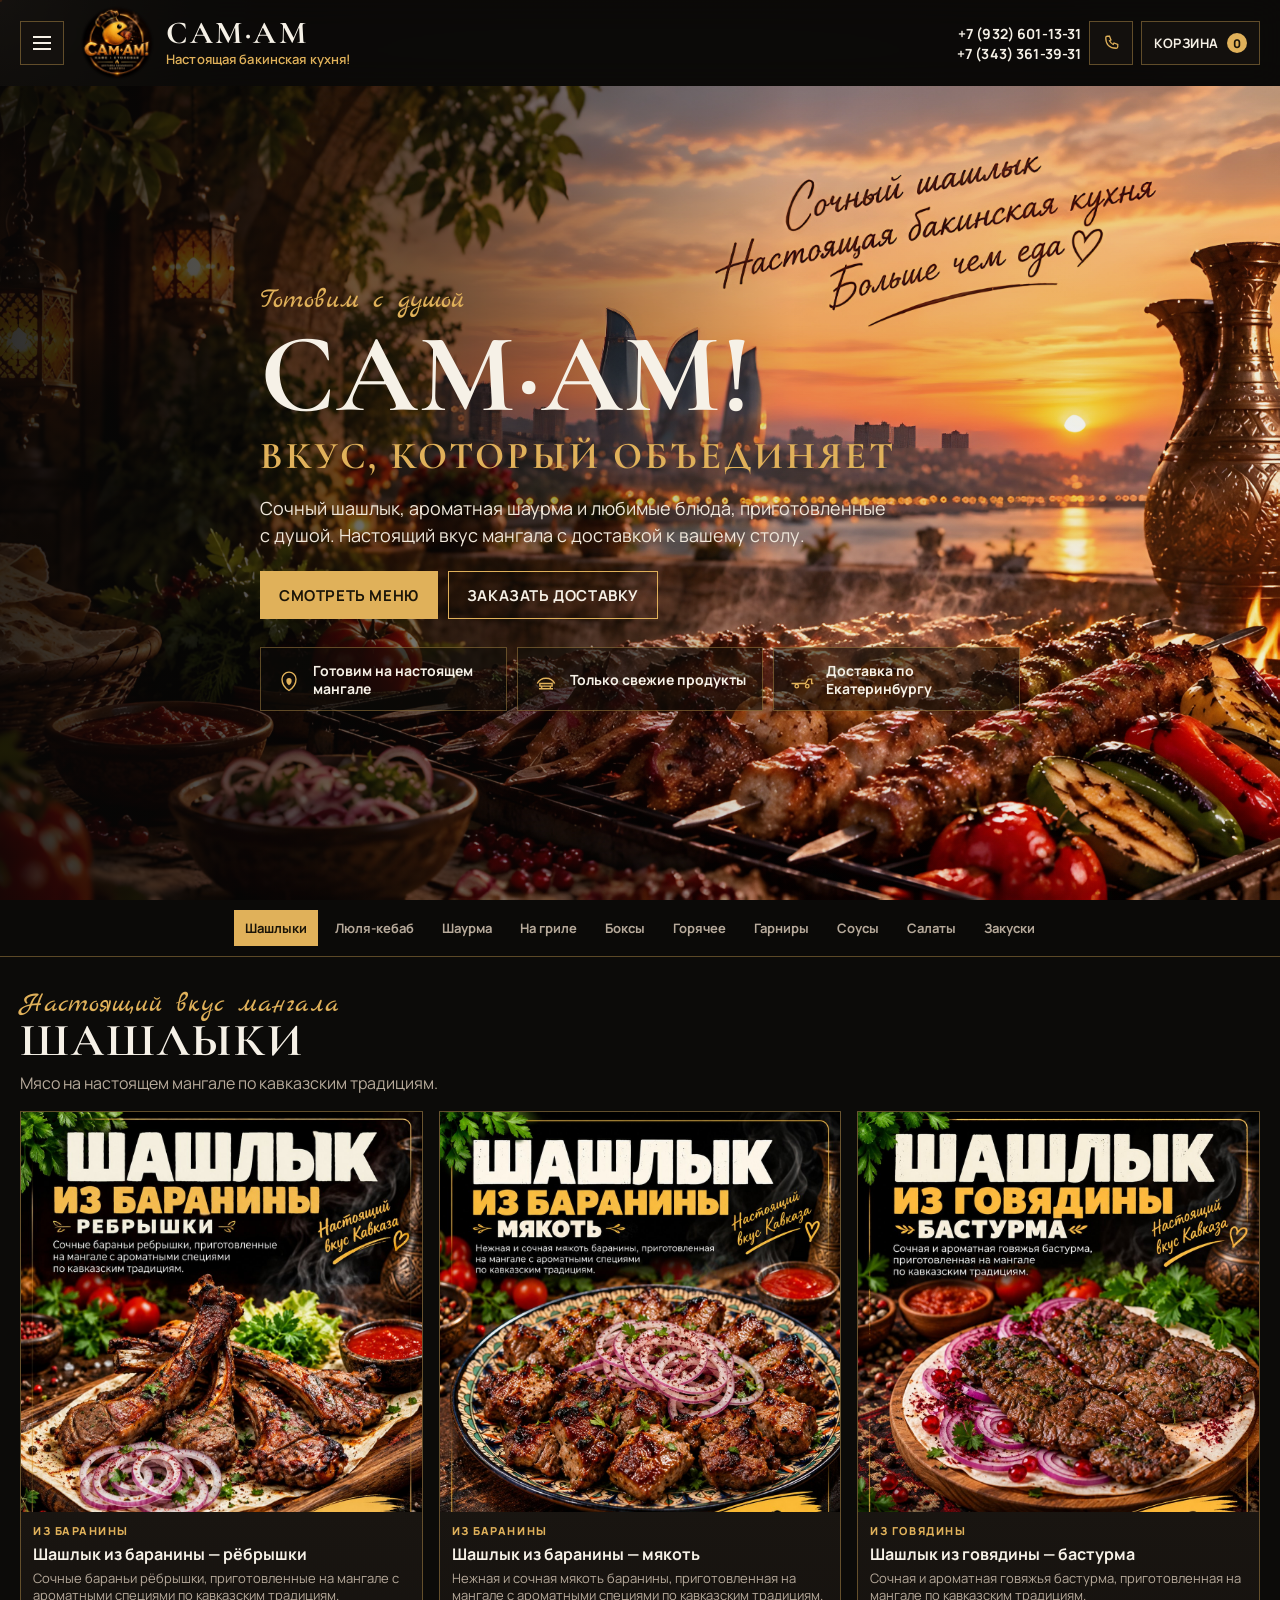
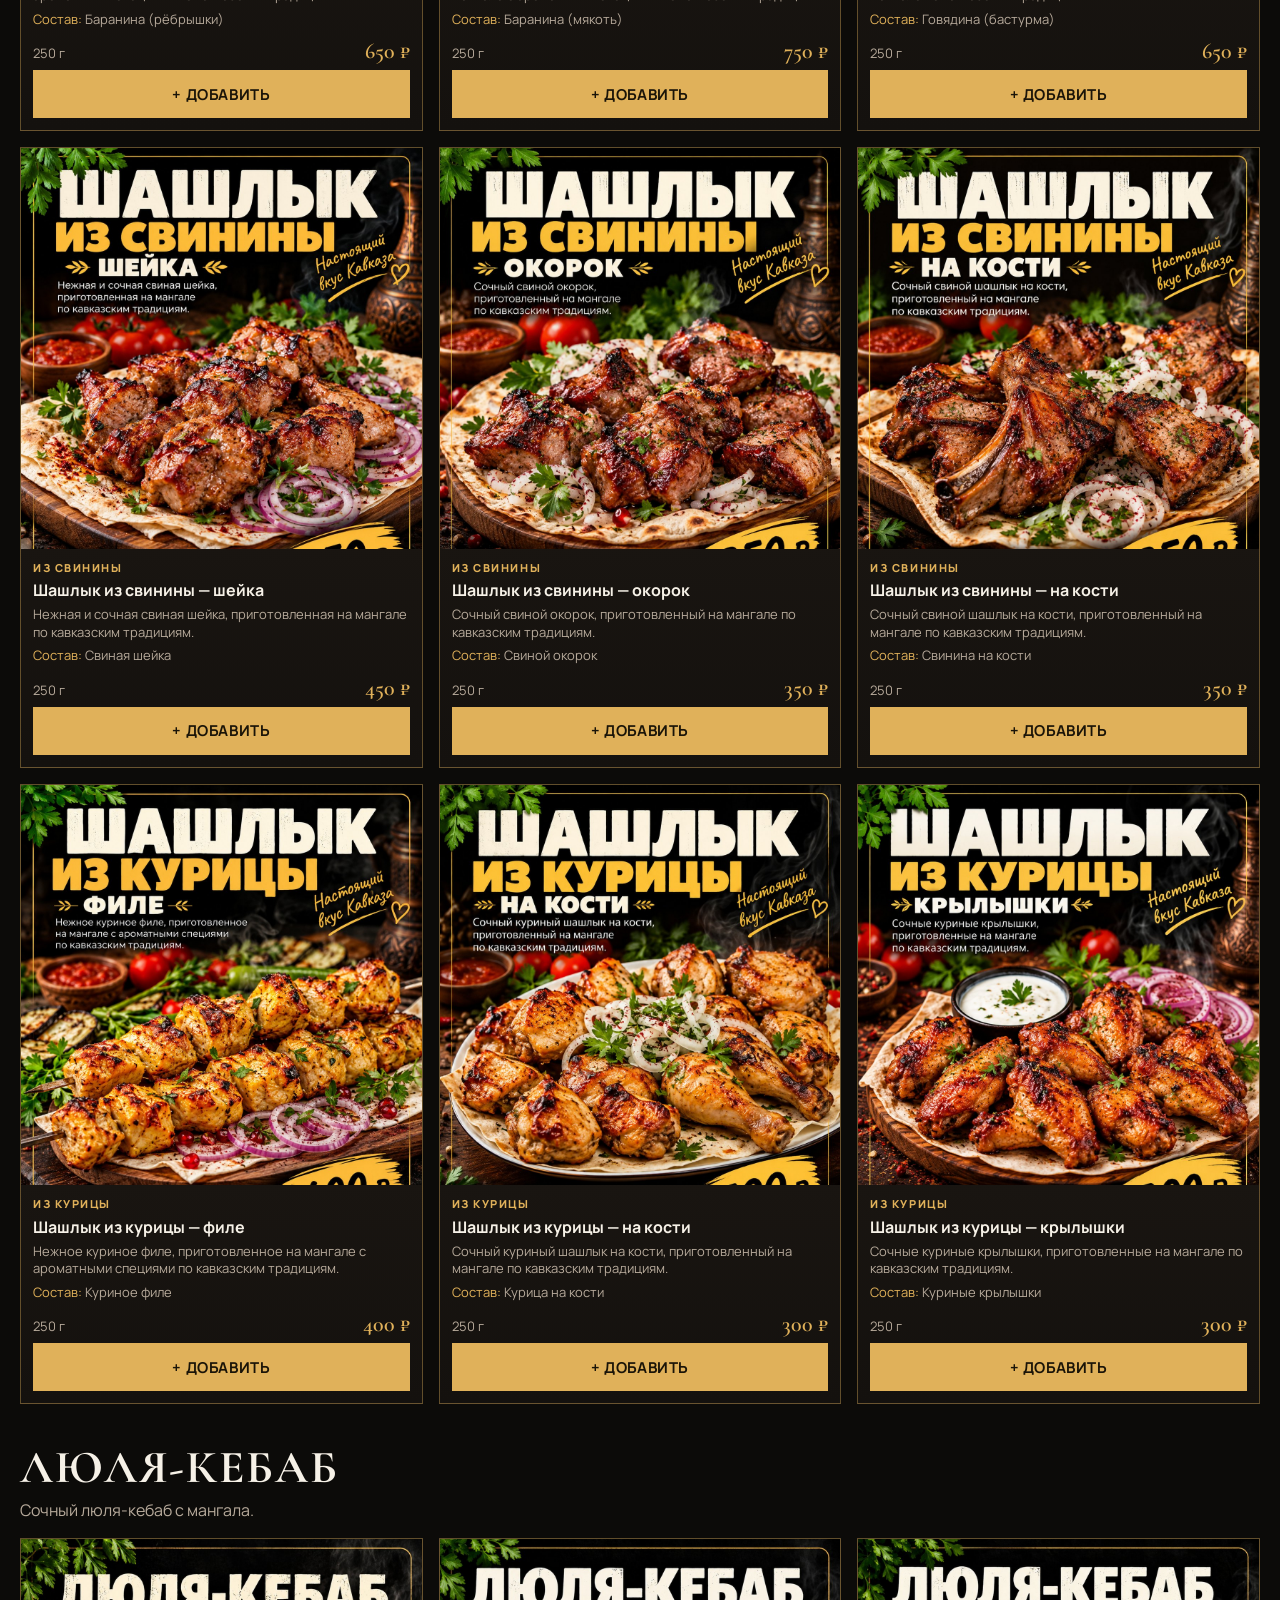
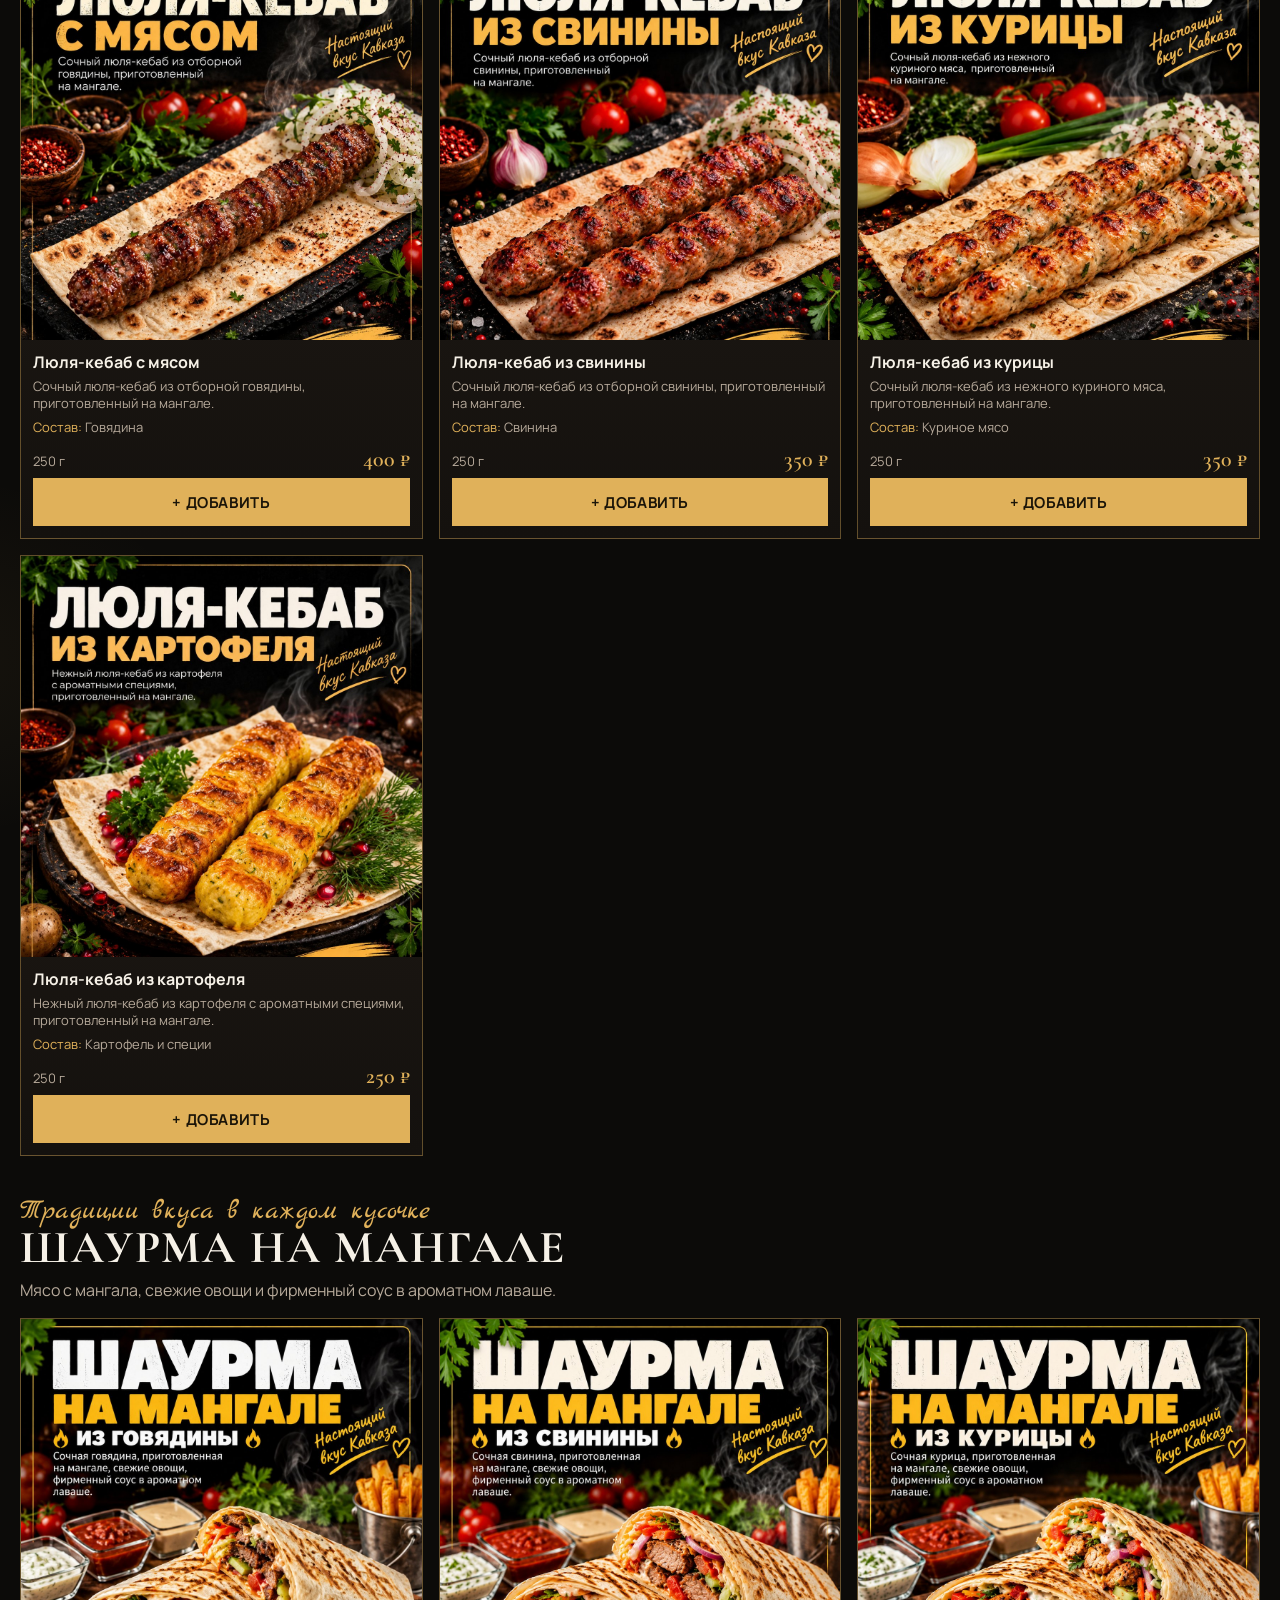
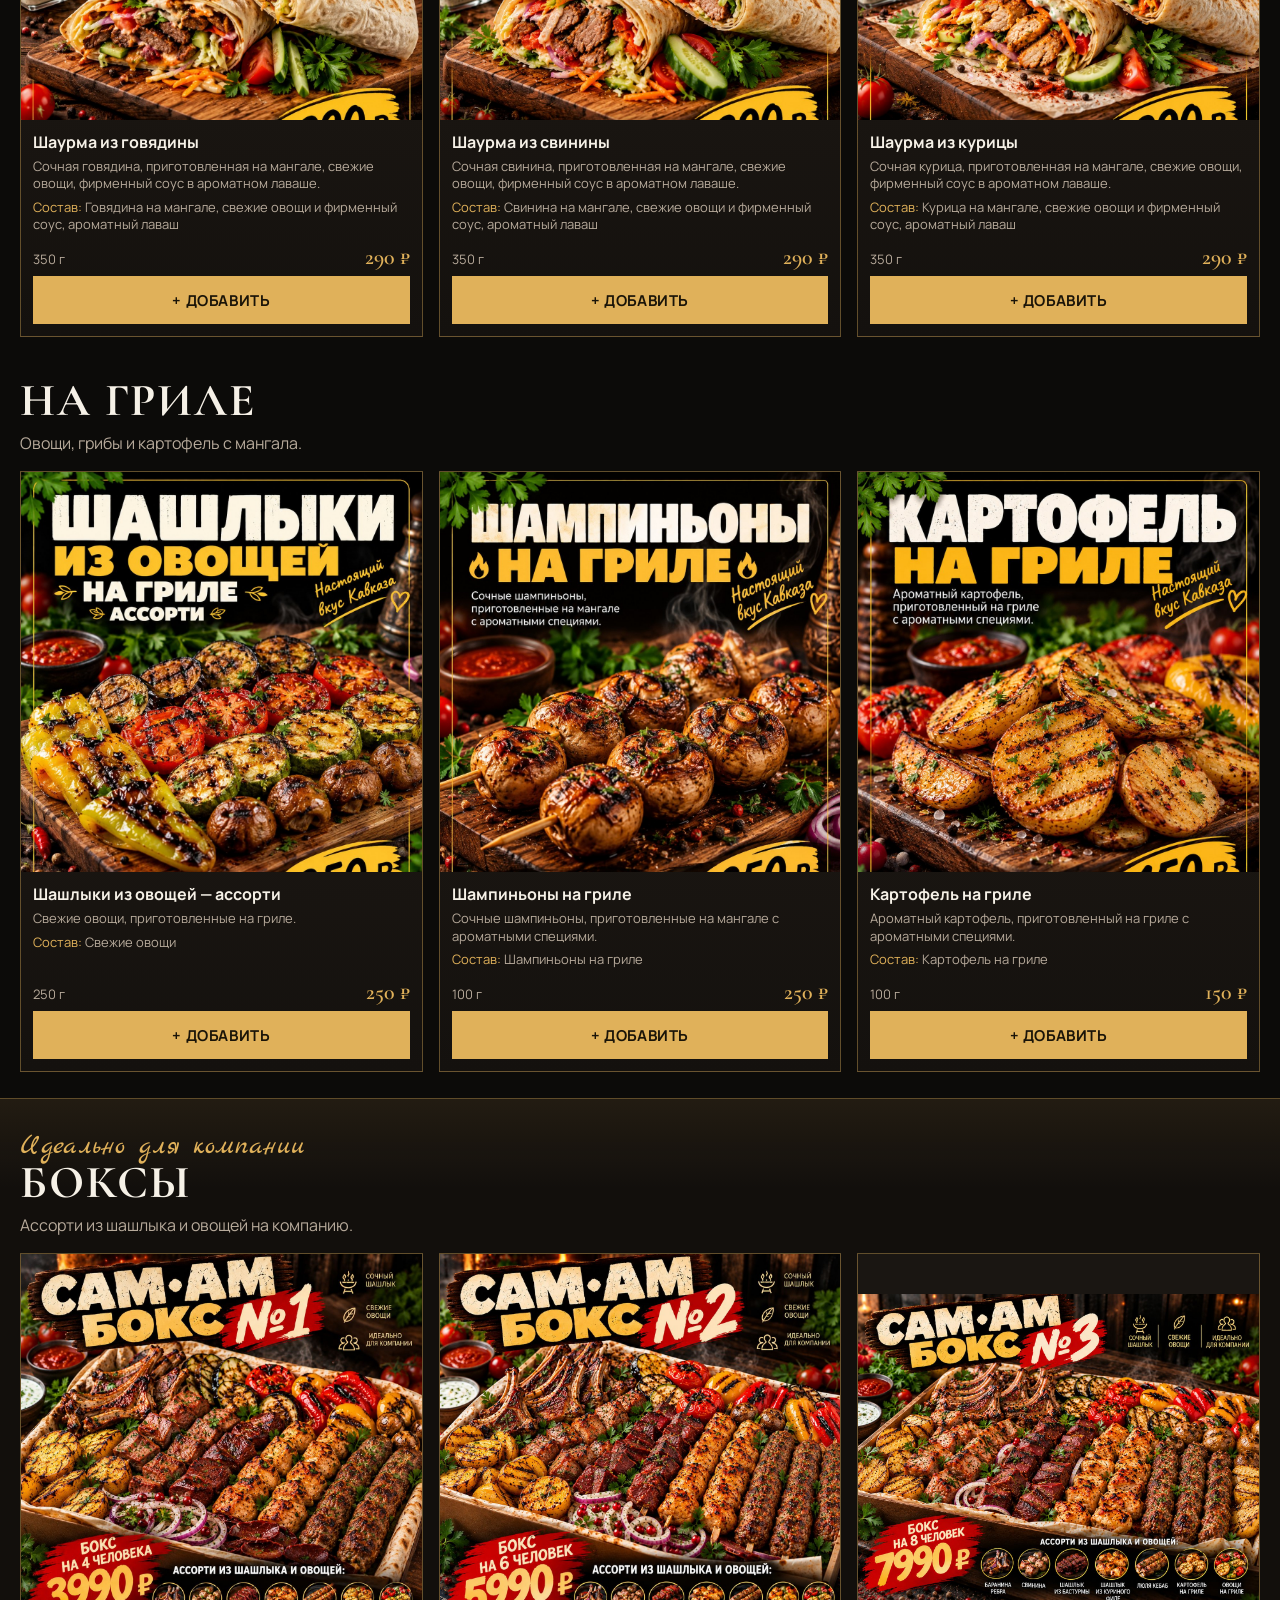
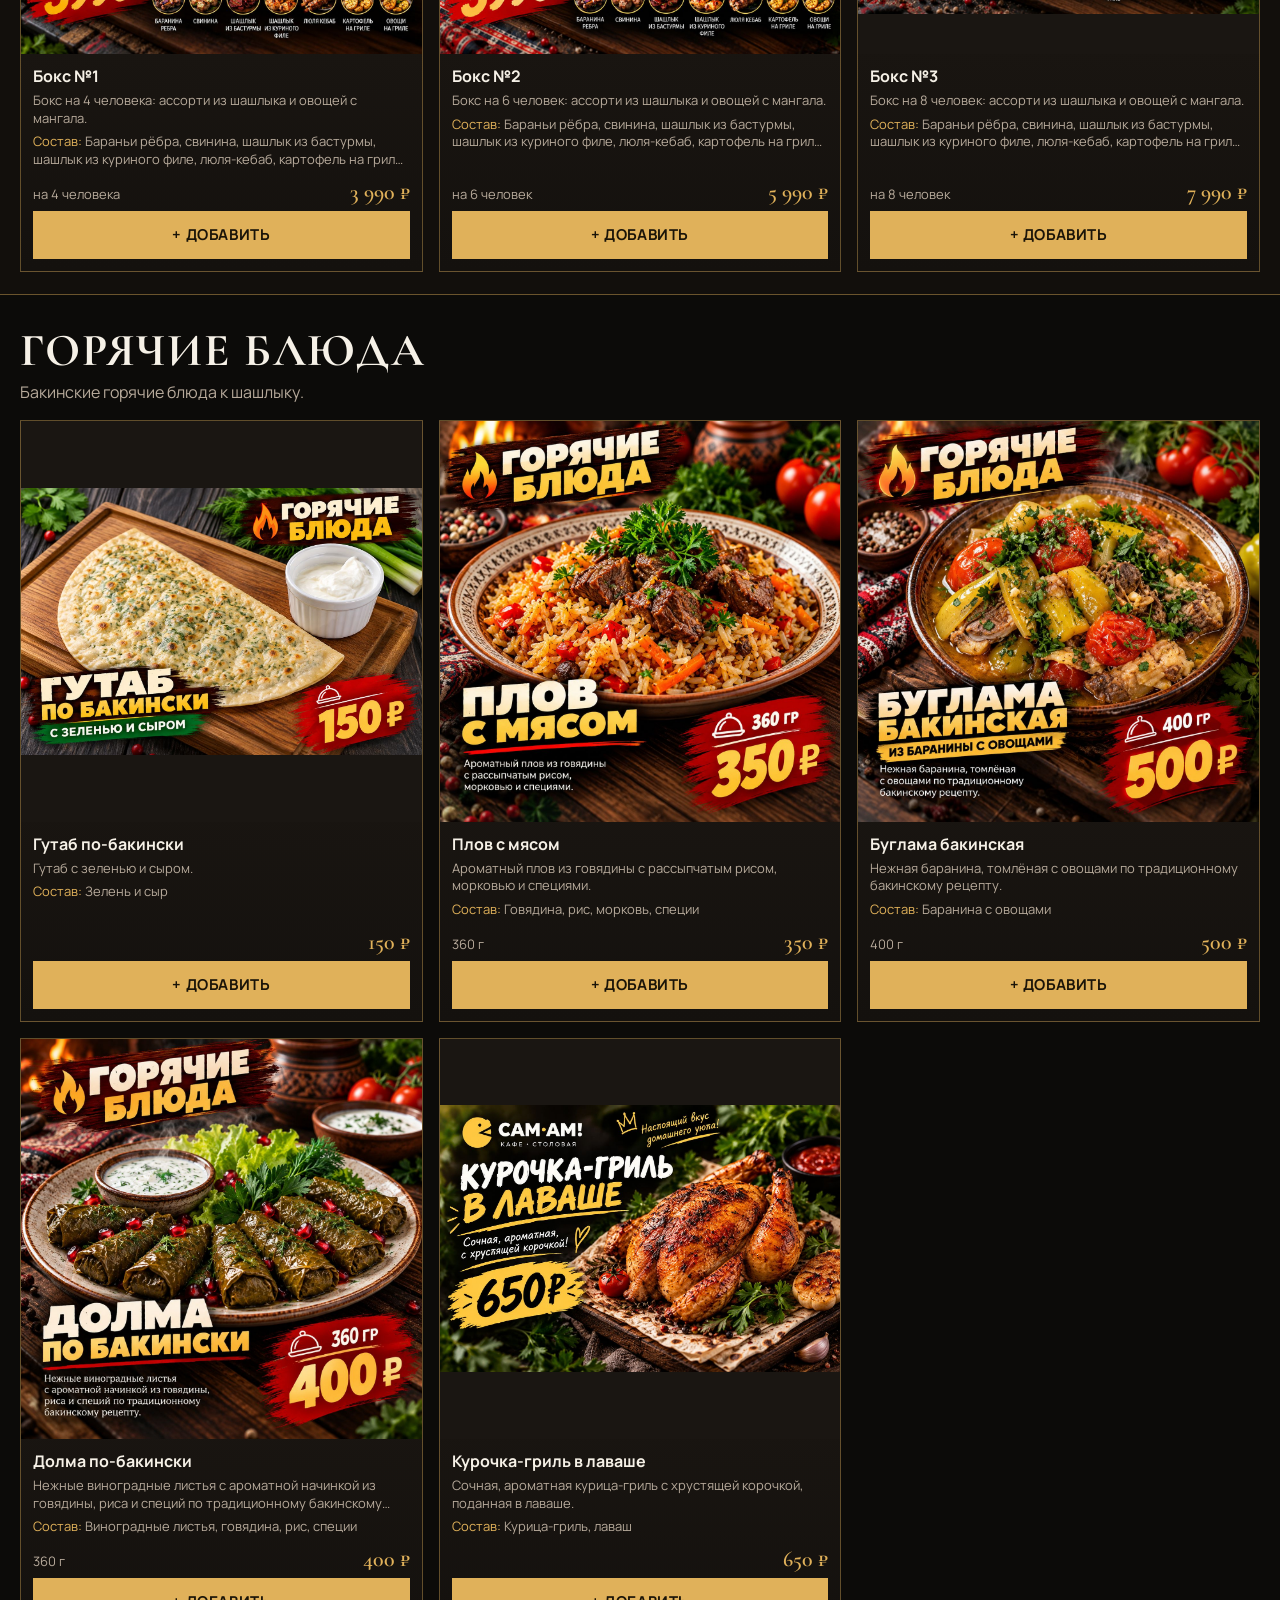
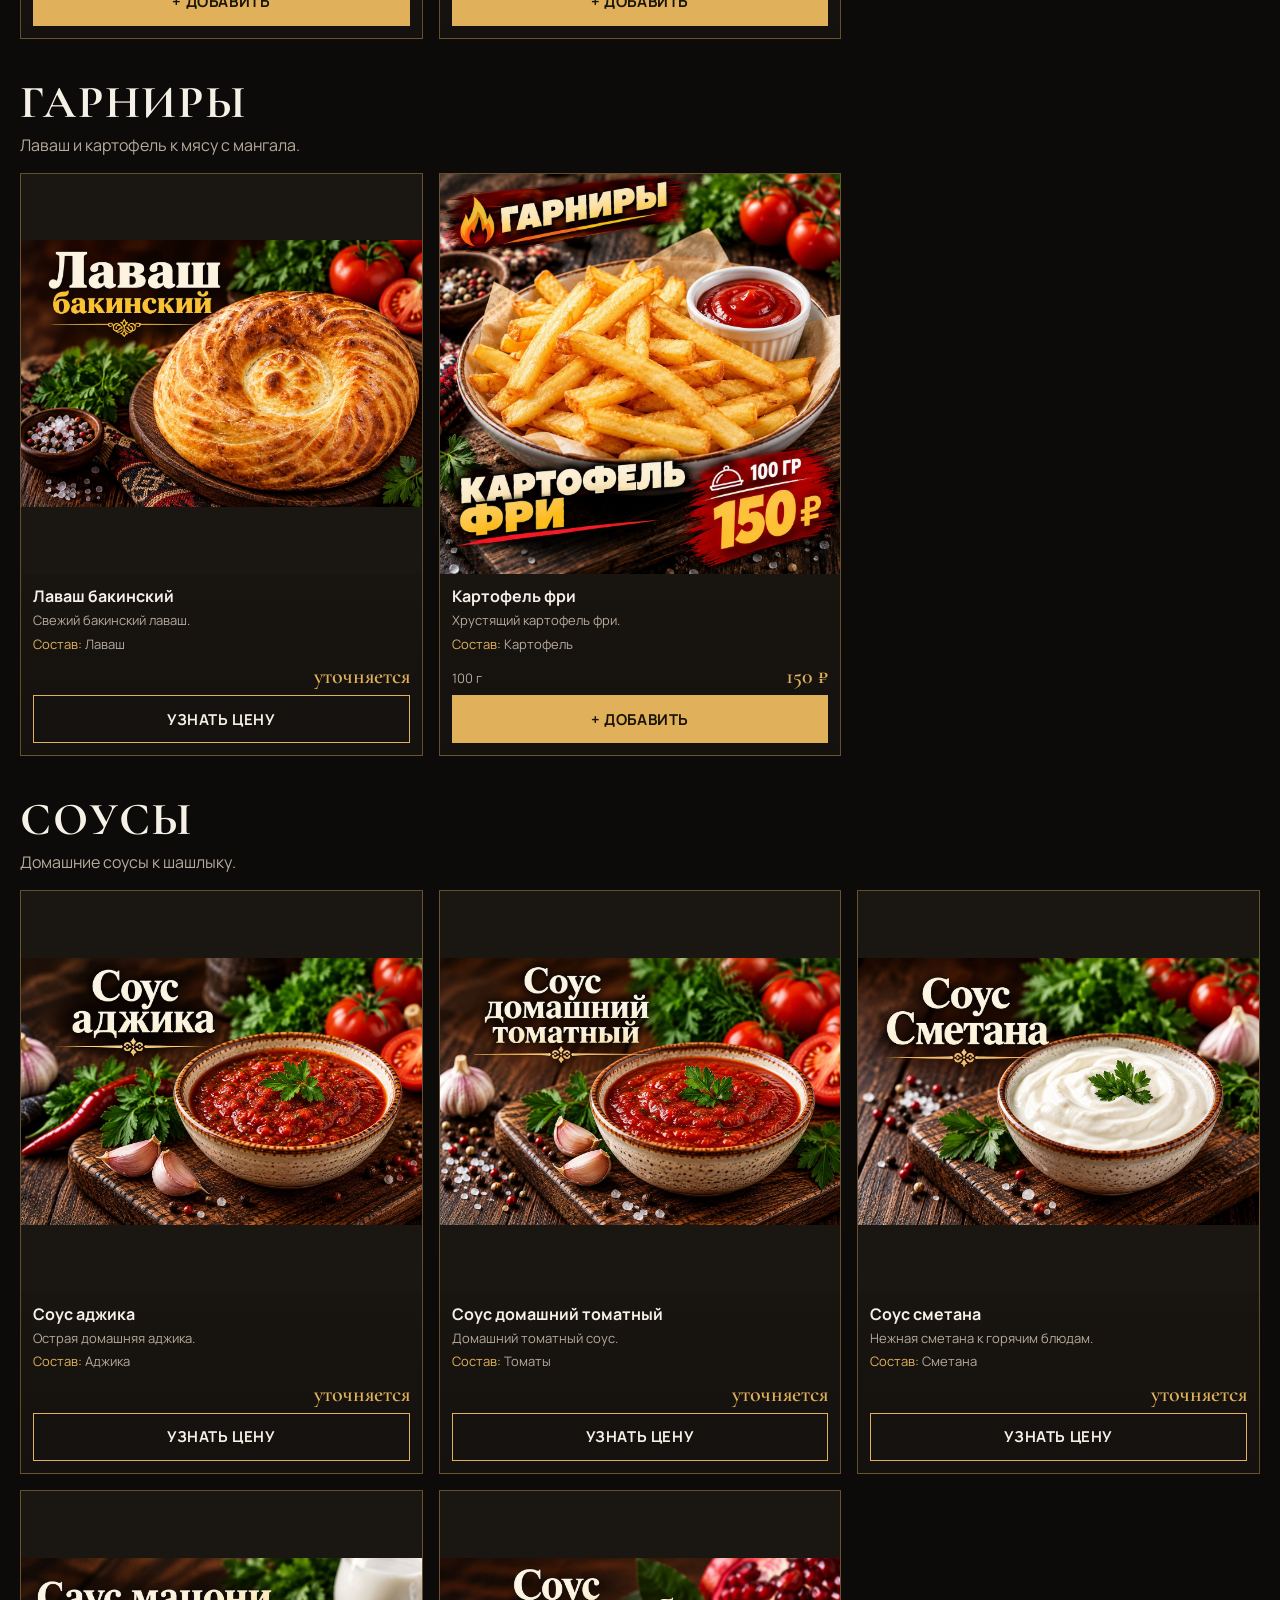
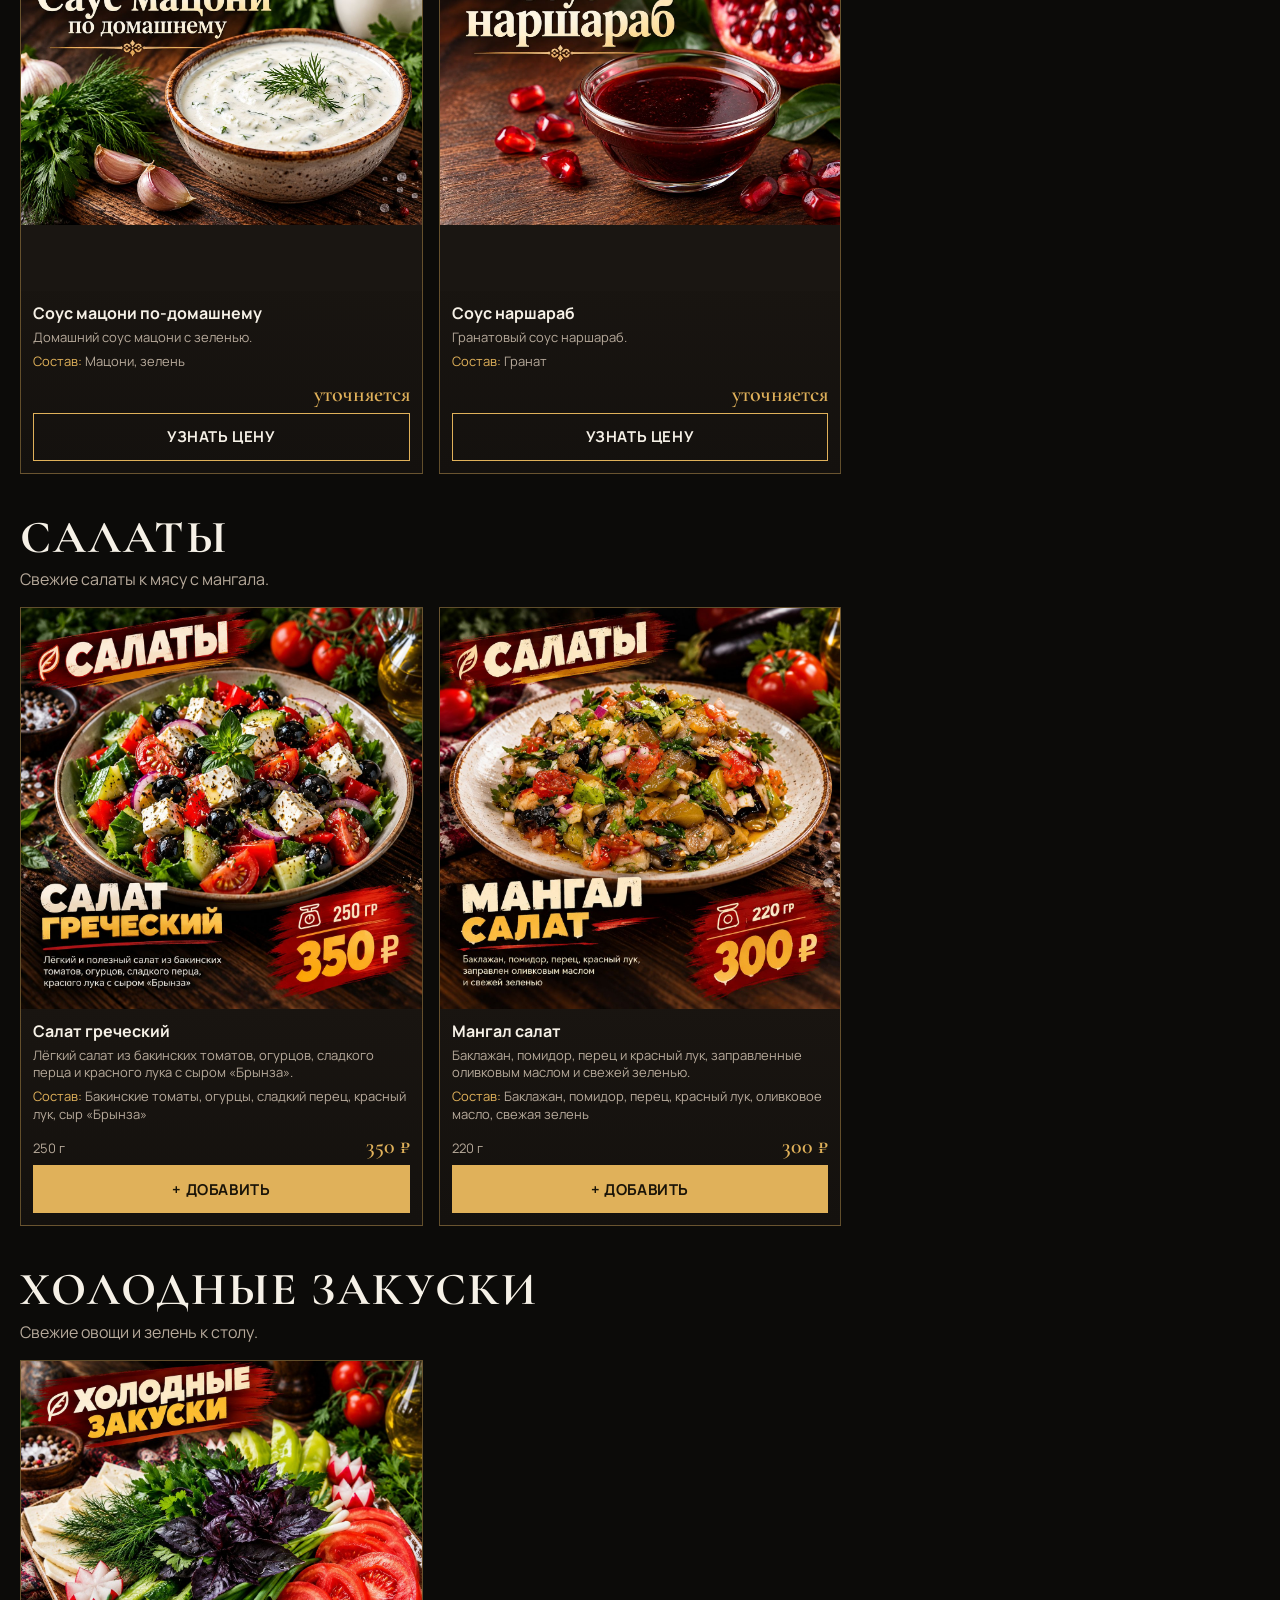
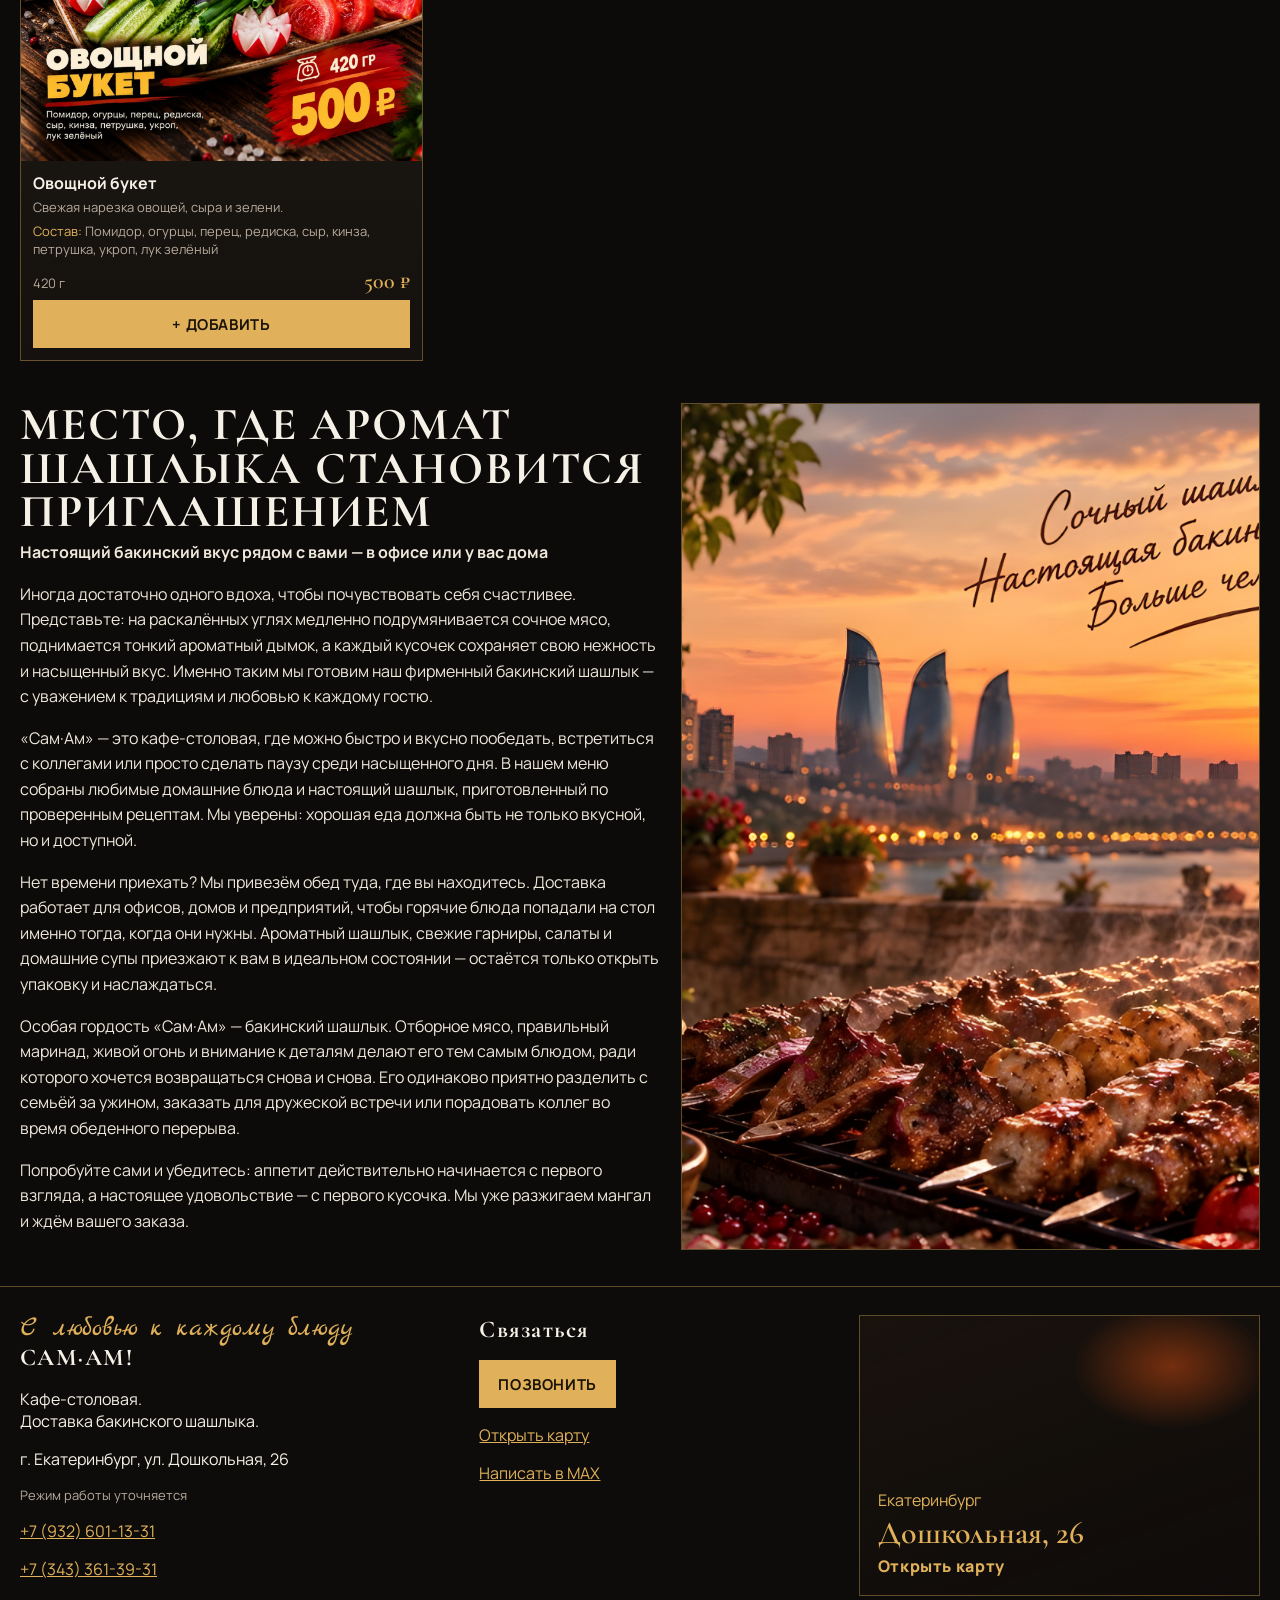
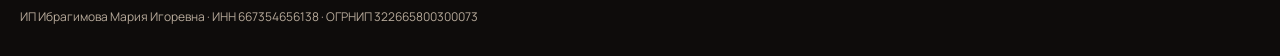
<file: index.html>
<!DOCTYPE html>
<html lang="ru">
<head>
  <meta charset="utf-8">
  <meta name="viewport" content="width=device-width, initial-scale=1, viewport-fit=cover">
  <title>САМ·АМ! — доставка бакинского шашлыка в Екатеринбурге</title>
  <meta name="description" content="Сочный шашлык, ароматная шаурма и блюда с мангала. Доставка САМ·АМ! по Екатеринбургу.">
  <meta name="theme-color" content="#0c0b09">
  <link rel="icon" href="images/logo.png" type="image/png">
  <link rel="preload" as="image" href="images/hero.jpg">
  <link rel="stylesheet" href="fonts/fonts.css">
  <link rel="stylesheet" href="css/styles.css">
  <script type="application/ld+json">
  {
    "@context": "https://schema.org",
    "@type": "Restaurant",
    "name": "САМ·АМ!",
    "servesCuisine": ["Кавказская кухня", "Шашлык", "Шаурма"],
    "address": {
      "@type": "PostalAddress",
      "streetAddress": "ул. Дошкольная, 26",
      "addressLocality": "Екатеринбург",
      "addressCountry": "RU"
    },
    "telephone": ["+79326011331", "+73433613931"],
    "hasMenu": "https://samam.local/#catalog"
  }
  </script>
</head>
<body id="top">
  <canvas id="embers" aria-hidden="true"></canvas>
  <a class="skip" href="#catalog">К меню</a>
  <header class="header" id="header">
    <div class="wrap header-inner">
      <button class="menu-btn" id="nav-toggle" type="button" aria-expanded="false" aria-controls="drawer" aria-label="Открыть меню категорий"><span></span></button>
      <a class="brand" href="#top" aria-label="САМ·АМ! Настоящая бакинская кухня">
        <img class="brand-logo" src="images/logo.png" alt="">
        <span class="brand-copy">
          <span class="brand-name">САМ·АМ</span>
          <span class="brand-line">Настоящая бакинская кухня!</span>
        </span>
      </a>
      <div class="header-tools">
        <div class="phones" id="phones"></div>
        <button class="icon-btn" id="call-btn" type="button" aria-label="Позвонить">
          <svg width="18" height="18" viewBox="0 0 24 24" fill="none" aria-hidden="true"><path d="M7 3h3l2 5-2 1a12 12 0 0 0 5 5l1-2 5 2v3c0 1-1 2-2 2C10 19 5 14 5 5c0-1 1-2 2-2z" stroke="#E0B15A" stroke-width="1.7"/></svg>
        </button>
        <button class="cart-btn" id="cart-open" type="button" aria-label="Открыть корзину">
          <span class="cart-label">Корзина</span>
          <span class="cart-count" id="cart-count">0</span>
        </button>
      </div>
    </div>
  </header>

  <section class="hero">
    <div class="wrap hero-inner">
      <p class="script">Готовим с душой</p>
      <h1>САМ·АМ!<span>Вкус, который объединяет</span></h1>
      <p class="hero-lead">Сочный шашлык, ароматная шаурма и любимые блюда, приготовленные с душой. Настоящий вкус мангала с доставкой к вашему столу.</p>
      <div class="hero-actions">
        <button class="btn" id="to-menu" type="button">Смотреть меню</button>
        <button class="btn line" id="to-order" type="button">Заказать доставку</button>
      </div>
      <div class="perks">
        <div class="perk">
          <svg viewBox="0 0 32 32" fill="none" aria-hidden="true"><path d="M16 28c6-4 8-8 8-13a8 8 0 0 0-16 0c0 5 2 9 8 13z" stroke="#E0B15A" stroke-width="1.6"/><path d="M16 22c2.2-1.6 3-3.2 3-5.2a3 3 0 0 0-6 0c0 2 0.8 3.6 3 5.2z" fill="#E0B15A"/></svg>
          <strong>Готовим на настоящем мангале</strong>
        </div>
        <div class="perk">
          <svg viewBox="0 0 32 32" fill="none" aria-hidden="true"><path d="M6 20c4-8 16-8 20 0" stroke="#E0B15A" stroke-width="1.6"/><path d="M9 20h14v3H9zM11 23v3M21 23v3M8 26h16" stroke="#E0B15A" stroke-width="1.6"/></svg>
          <strong>Только свежие продукты</strong>
        </div>
        <div class="perk">
          <svg viewBox="0 0 32 32" fill="none" aria-hidden="true"><path d="M4 20h16l3-5h4v5h2" stroke="#E0B15A" stroke-width="1.6"/><circle cx="10" cy="23" r="2" stroke="#E0B15A" stroke-width="1.6"/><circle cx="22" cy="23" r="2" stroke="#E0B15A" stroke-width="1.6"/></svg>
          <strong>Доставка по Екатеринбургу</strong>
        </div>
      </div>
    </div>
  </section>

  <nav class="rail" id="rail" aria-label="Категории меню"><div class="wrap rail-inner" id="rail-inner"></div></nav>
  <main id="catalog"></main>

  <section class="section" id="about">
    <div class="wrap about">
      <div>
        <h2>Место, где аромат шашлыка становится приглашением</h2>
        <p class="about-kicker">Настоящий бакинский вкус рядом с вами — в офисе или у вас дома</p>
        <p>Иногда достаточно одного вдоха, чтобы почувствовать себя счастливее. Представьте: на раскалённых углях медленно подрумянивается сочное мясо, поднимается тонкий ароматный дымок, а каждый кусочек сохраняет свою нежность и насыщенный вкус. Именно таким мы готовим наш фирменный бакинский шашлык — с уважением к традициям и любовью к каждому гостю.</p>
        <p>«Сам·Ам» — это кафе-столовая, где можно быстро и вкусно пообедать, встретиться с коллегами или просто сделать паузу среди насыщенного дня. В нашем меню собраны любимые домашние блюда и настоящий шашлык, приготовленный по проверенным рецептам. Мы уверены: хорошая еда должна быть не только вкусной, но и доступной.</p>
        <p>Нет времени приехать? Мы привезём обед туда, где вы находитесь. Доставка работает для офисов, домов и предприятий, чтобы горячие блюда попадали на стол именно тогда, когда они нужны. Ароматный шашлык, свежие гарниры, салаты и домашние супы приезжают к вам в идеальном состоянии — остаётся только открыть упаковку и наслаждаться.</p>
        <p>Особая гордость «Сам·Ам» — бакинский шашлык. Отборное мясо, правильный маринад, живой огонь и внимание к деталям делают его тем самым блюдом, ради которого хочется возвращаться снова и снова. Его одинаково приятно разделить с семьёй за ужином, заказать для дружеской встречи или порадовать коллег во время обеденного перерыва.</p>
        <p>Попробуйте сами и убедитесь: аппетит действительно начинается с первого взгляда, а настоящее удовольствие — с первого кусочка. Мы уже разжигаем мангал и ждём вашего заказа.</p>
      </div>
      <div class="about-photo">
        <img src="images/hero.jpg" alt="Шашлык на мангале на фоне бакинского заката">
      </div>
    </div>
  </section>

  <footer class="footer" id="contacts">
    <div class="wrap footer-grid">
      <div>
        <p class="script">С любовью к каждому блюду</p>
        <h2>САМ·АМ!</h2>
        <p>Кафе-столовая.<br>Доставка бакинского шашлыка.</p>
        <p id="footer-address"></p>
        <p class="muted" id="footer-hours"></p>
        <div id="footer-phones"></div>
      </div>
      <div>
        <h2>Связаться</h2>
        <p><button class="btn" type="button" id="footer-call">Позвонить</button></p>
        <p><a id="map-link" href="https://yandex.ru/maps/?text=Екатеринбург,+Дошкольная+26" target="_blank" rel="noopener">Открыть карту</a></p>
        <p data-max><a id="footer-max" href="https://max.ru/" target="_blank" rel="noopener">Написать в MAX</a></p>
        <p id="socials"></p>
      </div>
      <a class="map-card" id="map-card" href="https://yandex.ru/maps/?text=Екатеринбург,+Дошкольная+26" target="_blank" rel="noopener">
        <span>Екатеринбург</span>
        <strong>Дошкольная, 26</strong>
        <em>Открыть карту</em>
      </a>
    </div>
    <div class="wrap"><p class="legal" id="legal"></p></div>
  </footer>

  <div class="backdrop" id="backdrop" hidden></div>
  <aside class="drawer" id="drawer" hidden>
    <div class="drawer-panel">
      <div class="panel-head">
        <h2>Меню</h2>
        <button class="icon-btn" id="drawer-close" type="button" aria-label="Закрыть меню">×</button>
      </div>
      <div class="drawer-body" id="drawer-body"></div>
    </div>
  </aside>

  <aside class="cart" id="cart" hidden>
    <div class="cart-panel">
      <div class="panel-head">
        <h2>Корзина</h2>
        <button class="icon-btn" id="cart-close" type="button" aria-label="Закрыть корзину">×</button>
      </div>
      <div class="cart-body" id="cart-body"></div>
      <div class="cart-foot">
        <div class="total"><span>Итого</span><span id="cart-total">0 ₽</span></div>
        <p class="muted">Только доставка по Екатеринбургу. Самовывоз не оформляем. Стоимость доставки сообщит оператор.</p>
        <label class="field"><span>Комментарий к заказу</span><textarea id="cart-comment" rows="2" placeholder="Например, без лука"></textarea></label>
        <div class="ways" id="cart-order">
          <button class="btn line" id="call-order" type="button">Позвонить</button>
          <button class="btn line" id="max-order" type="button" data-max>Заказать в MAX</button>
          <button class="btn" id="go-checkout" type="button">Оформить на сайте</button>
        </div>
        <form id="checkout" hidden>
          <h3>Доставка</h3>
          <label class="field"><span>Имя покупателя</span><input name="name" required autocomplete="name"></label>
          <label class="field"><span>Номер телефона</span><input name="phone" required inputmode="tel" autocomplete="tel" placeholder="+7"></label>
          <div class="form-grid">
            <label class="field"><span>Улица</span><input name="street" required></label>
            <label class="field"><span>Дом</span><input name="house" required></label>
            <label class="field"><span>Квартира / офис</span><input name="flat"></label>
            <label class="field"><span>Подъезд</span><input name="entrance"></label>
            <label class="field"><span>Этаж</span><input name="floor"></label>
            <label class="field"><span>Время получения</span><input name="time" placeholder="Как можно скорее"></label>
          </div>
          <label class="field"><span>Комментарий для курьера</span><textarea name="courier" rows="2"></textarea></label>
          <button class="btn" type="submit">Подтвердить доставку</button>
        </form>
        <div id="order-done" hidden>
          <p>Заказ собран. Отправьте его в MAX или продиктуйте по телефону — так кухня его получит.</p>
          <pre class="order-text" id="order-preview"></pre>
          <div class="ways">
            <button class="btn" id="copy-order" type="button">Скопировать заказ</button>
            <button class="btn line" id="max-done" type="button" data-max>Открыть MAX</button>
            <button class="btn line" id="call-done" type="button">Позвонить</button>
          </div>
        </div>
      </div>
    </div>
  </aside>

  <div class="sheet" id="sheet" hidden>
    <div class="sheet-panel">
      <div class="panel-head">
        <h2 id="sheet-title">Блюдо</h2>
        <button class="icon-btn" id="sheet-close" type="button" aria-label="Закрыть">×</button>
      </div>
      <div class="sheet-body"><div class="product" id="product"></div></div>
    </div>
  </div>

  <div class="phone-pop" id="phones-sheet" hidden>
    <strong>Позвонить</strong>
    <div class="ways" id="phone-list"></div>
    <button class="btn line" id="phones-close" type="button">Закрыть</button>
  </div>
  <div class="toast" id="toast" hidden></div>
  <script src="js/embers.js"></script>
  <script src="js/menu-data.js"></script>
  <script src="js/store.js"></script>
  <script src="js/app.js"></script>
</body>
</html>
</file>
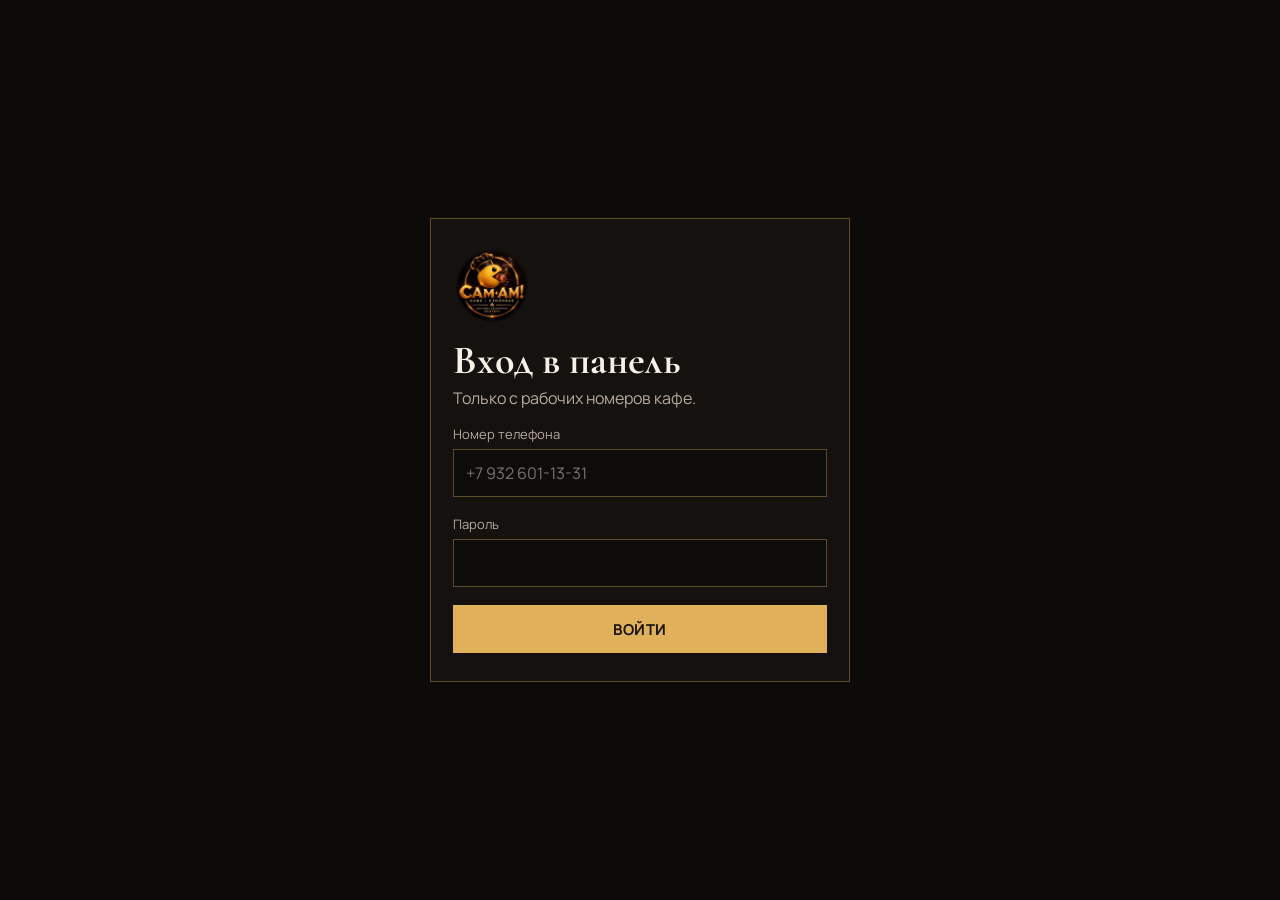
<file: admin/index.html>
<!DOCTYPE html>
<html lang="ru">
<head>
  <base href="../">
  <meta charset="utf-8">
  <meta name="viewport" content="width=device-width, initial-scale=1">
  <title>Панель — САМ·АМ!</title>
  <link rel="icon" href="images/logo.png" type="image/png">
  <link rel="stylesheet" href="fonts/fonts.css">
  <link rel="stylesheet" href="css/styles.css">
  <link rel="stylesheet" href="css/admin.css">
</head>
<body class="dash-body">
  <div class="gate" id="gate">
    <form class="gate-card" id="login-form">
      <img class="brand-logo" src="images/logo.png" alt="САМ·АМ!">
      <h1>Вход в панель</h1>
      <p>Только с рабочих номеров кафе.</p>
      <label class="field"><span>Номер телефона</span><input id="login-phone" inputmode="tel" autocomplete="username" placeholder="+7 932 601-13-31" required></label>
      <label class="field"><span>Пароль</span><input id="login-password" type="password" autocomplete="current-password" required></label>
      <button class="btn" type="submit">Войти</button>
      <p class="login-error" id="login-error" hidden></p>
    </form>
  </div>
  <div class="dash" id="dash" hidden>
    <aside class="side">
      <a class="side-brand" href="index.html">
        <img class="brand-logo" src="images/logo.png" alt="САМ·АМ!">
      </a>
      <nav class="side-nav" aria-label="Разделы">
        <button class="nav-btn is-active" type="button" data-view="home">Обзор</button>
        <button class="nav-btn" type="button" data-view="menu">Меню</button>
        <button class="nav-btn" type="button" data-view="contacts">Контакты</button>
        <button class="nav-btn" type="button" data-view="files">Excel</button>
      </nav>
      <div class="side-cats" id="side-cats" aria-label="Категории"></div>
      <div class="side-foot">
        <p class="status" id="mode">Проверяем сохранение…</p>
        <button class="nav-btn" id="logout" type="button">Выйти</button>
      </div>
    </aside>
    <div class="workspace">
      <header class="top">
        <div>
          <p class="crumb" id="crumb">Панель</p>
          <h1 id="title">Обзор</h1>
        </div>
        <div class="top-actions">
          <label class="search"><span class="sr">Найти блюдо</span><input id="search" type="search" placeholder="Найти блюдо"></label>
          <a class="btn line" href="index.html">На сайт</a>
          <button class="btn" id="save" type="button">Сохранить</button>
        </div>
      </header>
      <p class="mobile-status" id="mode-copy"></p>
      <p class="save-note" id="save-note" hidden>Есть правки, которые ещё не на сайте. Нажмите «Сохранить».</p>
      <div id="view"></div>
    </div>
  </div>

  <div class="editor-back" id="editor-back" hidden></div>
  <aside class="editor" id="editor" hidden aria-labelledby="editor-title">
    <div class="editor-head">
      <h2 id="editor-title">Блюдо</h2>
      <button class="icon-btn" id="editor-close" type="button" aria-label="Закрыть">×</button>
    </div>
    <form class="editor-body" id="editor-form">
      <button class="photo-pick" type="button" id="photo-pick">
        <img id="editor-photo" alt="">
        <span>Заменить фото</span>
      </button>
      <input id="editor-file" type="file" accept="image/*" hidden>
      <label class="field"><span>Название</span><input id="editor-name" required></label>
      <div class="split">
        <label class="field"><span>Цена, ₽</span><input id="editor-price" inputmode="decimal" placeholder="Пусто — уточняется"></label>
        <label class="field"><span>Вес или объём</span><input id="editor-weight" placeholder="250 г"></label>
      </div>
      <label class="field"><span>Категория</span><select id="editor-cat"></select></label>
      <label class="field"><span>Описание</span><textarea id="editor-description" rows="3"></textarea></label>
      <label class="field"><span>Состав</span><textarea id="editor-composition" rows="3"></textarea></label>
      <label class="switch"><input id="editor-hidden" type="checkbox"><span>Скрыть на сайте</span></label>
      <div class="editor-actions">
        <button class="btn" id="editor-done" type="submit">Готово</button>
        <button class="btn line" id="editor-delete" type="button">Убрать из меню</button>
      </div>
      <p class="hint">«Готово» записывает блюдо в список. «Сохранить» наверху публикует меню на сайт.</p>
    </form>
  </aside>
  <input id="import" type="file" accept=".xlsx,.xls,application/vnd.openxmlformats-officedocument.spreadsheetml.sheet,application/vnd.ms-excel" hidden>
  <script src="https://cdn.sheetjs.com/xlsx-0.20.3/package/dist/xlsx.full.min.js"></script>
  <div class="toast" id="toast" hidden></div>
  <script src="js/menu-data.js"></script>
  <script src="js/store.js"></script>
  <script src="js/admin.js"></script>
</body>
</html>
</file>
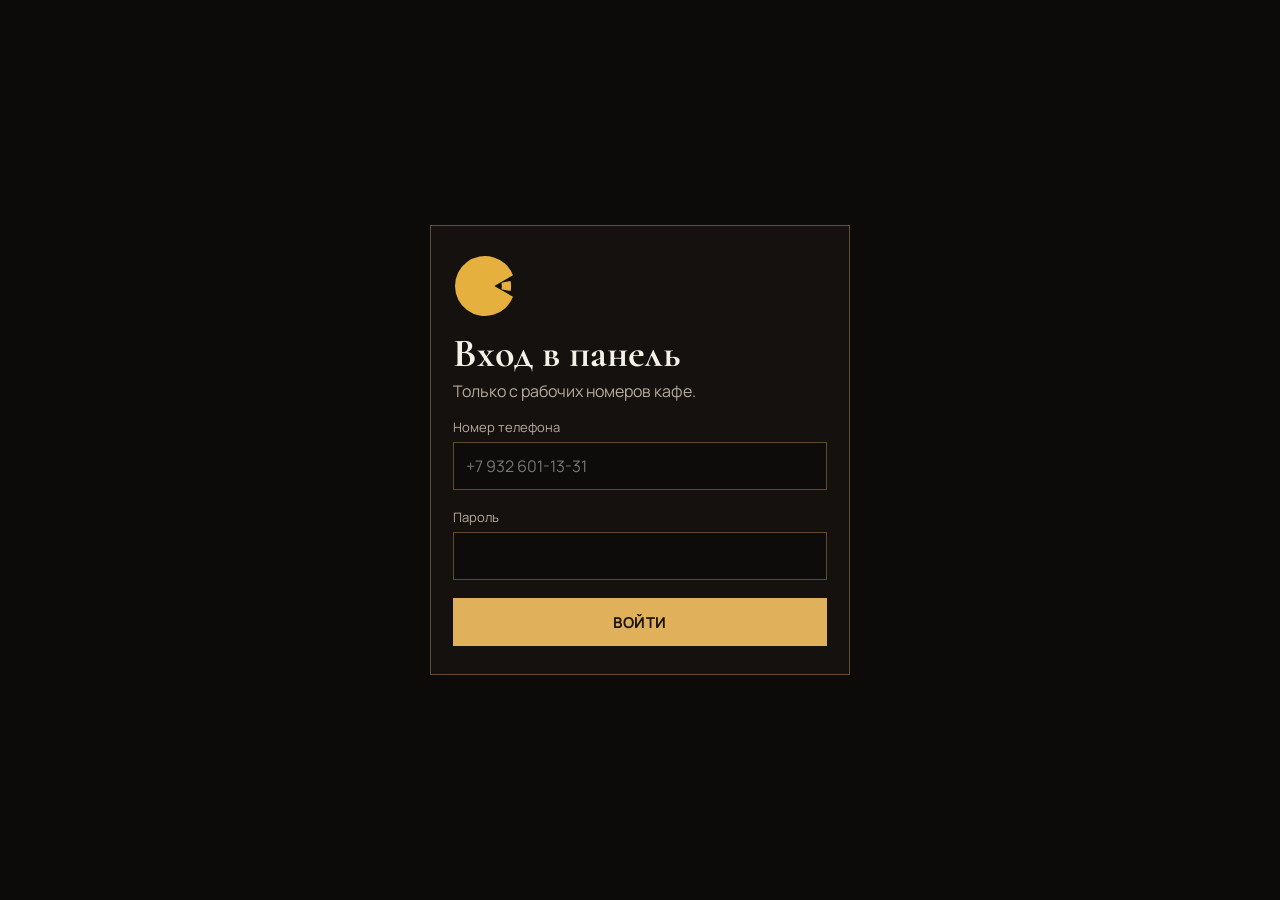
<file: admin.html>
<!DOCTYPE html>
<html lang="ru">
<head>
  <meta charset="utf-8">
  <meta name="viewport" content="width=device-width, initial-scale=1">
  <title>Панель — САМ·АМ!</title>
  <link rel="icon" href="favicon.svg" type="image/svg+xml">
  <link rel="stylesheet" href="fonts/fonts.css">
  <link rel="stylesheet" href="css/styles.css">
  <link rel="stylesheet" href="css/admin.css">
</head>
<body class="dash-body">
  <div class="gate" id="gate">
    <form class="gate-card" id="login-form">
      <svg viewBox="0 0 64 64" aria-hidden="true"><path fill="#E6B03F" d="M41.3 32 L60 21.2 A30 30 0 1 0 60 42.8 Z"/><path fill="#E6B03F" d="M48.5 28.8 L57.6 27 A26.1 26.1 0 0 1 57.6 37 L48.5 35.2 A16.8 16.8 0 0 0 48.5 28.8 Z"/></svg>
      <h1>Вход в панель</h1>
      <p>Только с рабочих номеров кафе.</p>
      <label class="field"><span>Номер телефона</span><input id="login-phone" inputmode="tel" autocomplete="username" placeholder="+7 932 601-13-31" required></label>
      <label class="field"><span>Пароль</span><input id="login-password" type="password" autocomplete="current-password" required></label>
      <button class="btn" type="submit">Войти</button>
      <p class="login-error" id="login-error" hidden></p>
    </form>
  </div>
  <div class="dash" id="dash" hidden>
    <aside class="side">
      <a class="side-brand" href="index.html">
        <svg viewBox="0 0 64 64" aria-hidden="true"><path fill="#E6B03F" d="M41.3 32 L60 21.2 A30 30 0 1 0 60 42.8 Z"/><path fill="#E6B03F" d="M48.5 28.8 L57.6 27 A26.1 26.1 0 0 1 57.6 37 L48.5 35.2 A16.8 16.8 0 0 0 48.5 28.8 Z"/></svg>
        <span><b>САМ·АМ!</b><small>Панель меню</small></span>
      </a>
      <nav class="side-nav" aria-label="Разделы">
        <button class="nav-btn is-active" type="button" data-view="home">Обзор</button>
        <button class="nav-btn" type="button" data-view="menu">Меню</button>
        <button class="nav-btn" type="button" data-view="contacts">Контакты</button>
        <button class="nav-btn" type="button" data-view="files">Excel</button>
      </nav>
      <div class="side-cats" id="side-cats" aria-label="Категории"></div>
      <div class="side-foot">
        <p class="status" id="mode">Проверяем сохранение…</p>
        <button class="nav-btn" id="logout" type="button">Выйти</button>
      </div>
    </aside>
    <div class="workspace">
      <header class="top">
        <div>
          <p class="crumb" id="crumb">Панель</p>
          <h1 id="title">Обзор</h1>
        </div>
        <div class="top-actions">
          <label class="search"><span class="sr">Найти блюдо</span><input id="search" type="search" placeholder="Найти блюдо"></label>
          <a class="btn line" href="index.html">На сайт</a>
          <button class="btn" id="save" type="button">Сохранить</button>
        </div>
      </header>
      <p class="mobile-status" id="mode-copy"></p>
      <p class="save-note" id="save-note" hidden>Есть правки, которые ещё не на сайте. Нажмите «Сохранить».</p>
      <div id="view"></div>
    </div>
  </div>

  <div class="editor-back" id="editor-back" hidden></div>
  <aside class="editor" id="editor" hidden aria-labelledby="editor-title">
    <div class="editor-head">
      <h2 id="editor-title">Блюдо</h2>
      <button class="icon-btn" id="editor-close" type="button" aria-label="Закрыть">×</button>
    </div>
    <form class="editor-body" id="editor-form">
      <button class="photo-pick" type="button" id="photo-pick">
        <img id="editor-photo" alt="">
        <span>Заменить фото</span>
      </button>
      <input id="editor-file" type="file" accept="image/*" hidden>
      <label class="field"><span>Название</span><input id="editor-name" required></label>
      <div class="split">
        <label class="field"><span>Цена, ₽</span><input id="editor-price" inputmode="decimal" placeholder="Пусто — уточняется"></label>
        <label class="field"><span>Вес или объём</span><input id="editor-weight" placeholder="250 г"></label>
      </div>
      <label class="field"><span>Категория</span><select id="editor-cat"></select></label>
      <label class="field"><span>Описание</span><textarea id="editor-description" rows="3"></textarea></label>
      <label class="field"><span>Состав</span><textarea id="editor-composition" rows="3"></textarea></label>
      <label class="switch"><input id="editor-hidden" type="checkbox"><span>Скрыть на сайте</span></label>
      <div class="editor-actions">
        <button class="btn" id="editor-done" type="submit">Готово</button>
        <button class="btn line" id="editor-delete" type="button">Убрать из меню</button>
      </div>
      <p class="hint">«Готово» записывает блюдо в список. «Сохранить» наверху публикует меню на сайт.</p>
    </form>
  </aside>
  <input id="import" type="file" accept=".xlsx,.xls,application/vnd.openxmlformats-officedocument.spreadsheetml.sheet,application/vnd.ms-excel" hidden>
  <script src="https://cdn.sheetjs.com/xlsx-0.20.3/package/dist/xlsx.full.min.js"></script>
  <div class="toast" id="toast" hidden></div>
  <script src="js/menu-data.js"></script>
  <script src="js/store.js"></script>
  <script src="js/admin.js"></script>
</body>
</html>
</file>
<file: fonts/fonts.css>
/* cyrillic-ext */
@font-face {
  font-family: 'Cormorant Garamond';
  font-style: normal;
  font-weight: 600;
  font-display: swap;
  src: url(f0.woff2) format('woff2');
  unicode-range: U+0460-052F, U+1C80-1C8A, U+20B4, U+2DE0-2DFF, U+A640-A69F, U+FE2E-FE2F;
}
/* cyrillic */
@font-face {
  font-family: 'Cormorant Garamond';
  font-style: normal;
  font-weight: 600;
  font-display: swap;
  src: url(f1.woff2) format('woff2');
  unicode-range: U+0301, U+0400-045F, U+0490-0491, U+04B0-04B1, U+2116;
}
/* vietnamese */
@font-face {
  font-family: 'Cormorant Garamond';
  font-style: normal;
  font-weight: 600;
  font-display: swap;
  src: url(f2.woff2) format('woff2');
  unicode-range: U+0102-0103, U+0110-0111, U+0128-0129, U+0168-0169, U+01A0-01A1, U+01AF-01B0, U+0300-0301, U+0303-0304, U+0308-0309, U+0323, U+0329, U+1EA0-1EF9, U+20AB;
}
/* latin-ext */
@font-face {
  font-family: 'Cormorant Garamond';
  font-style: normal;
  font-weight: 600;
  font-display: swap;
  src: url(f3.woff2) format('woff2');
  unicode-range: U+0100-02BA, U+02BD-02C5, U+02C7-02CC, U+02CE-02D7, U+02DD-02FF, U+0304, U+0308, U+0329, U+1D00-1DBF, U+1E00-1E9F, U+1EF2-1EFF, U+2020, U+20A0-20AB, U+20AD-20C4, U+2113, U+2C60-2C7F, U+A720-A7FF;
}
/* latin */
@font-face {
  font-family: 'Cormorant Garamond';
  font-style: normal;
  font-weight: 600;
  font-display: swap;
  src: url(f4.woff2) format('woff2');
  unicode-range: U+0000-00FF, U+0131, U+0152-0153, U+02BB-02BC, U+02C6, U+02DA, U+02DC, U+0304, U+0308, U+0329, U+2000-206F, U+20AC, U+2122, U+2191, U+2193, U+2212, U+2215, U+FEFF, U+FFFD;
}
/* cyrillic-ext */
@font-face {
  font-family: 'Cormorant Garamond';
  font-style: normal;
  font-weight: 700;
  font-display: swap;
  src: url(f0.woff2) format('woff2');
  unicode-range: U+0460-052F, U+1C80-1C8A, U+20B4, U+2DE0-2DFF, U+A640-A69F, U+FE2E-FE2F;
}
/* cyrillic */
@font-face {
  font-family: 'Cormorant Garamond';
  font-style: normal;
  font-weight: 700;
  font-display: swap;
  src: url(f1.woff2) format('woff2');
  unicode-range: U+0301, U+0400-045F, U+0490-0491, U+04B0-04B1, U+2116;
}
/* vietnamese */
@font-face {
  font-family: 'Cormorant Garamond';
  font-style: normal;
  font-weight: 700;
  font-display: swap;
  src: url(f2.woff2) format('woff2');
  unicode-range: U+0102-0103, U+0110-0111, U+0128-0129, U+0168-0169, U+01A0-01A1, U+01AF-01B0, U+0300-0301, U+0303-0304, U+0308-0309, U+0323, U+0329, U+1EA0-1EF9, U+20AB;
}
/* latin-ext */
@font-face {
  font-family: 'Cormorant Garamond';
  font-style: normal;
  font-weight: 700;
  font-display: swap;
  src: url(f3.woff2) format('woff2');
  unicode-range: U+0100-02BA, U+02BD-02C5, U+02C7-02CC, U+02CE-02D7, U+02DD-02FF, U+0304, U+0308, U+0329, U+1D00-1DBF, U+1E00-1E9F, U+1EF2-1EFF, U+2020, U+20A0-20AB, U+20AD-20C4, U+2113, U+2C60-2C7F, U+A720-A7FF;
}
/* latin */
@font-face {
  font-family: 'Cormorant Garamond';
  font-style: normal;
  font-weight: 700;
  font-display: swap;
  src: url(f4.woff2) format('woff2');
  unicode-range: U+0000-00FF, U+0131, U+0152-0153, U+02BB-02BC, U+02C6, U+02DA, U+02DC, U+0304, U+0308, U+0329, U+2000-206F, U+20AC, U+2122, U+2191, U+2193, U+2212, U+2215, U+FEFF, U+FFFD;
}
/* cyrillic-ext */
@font-face {
  font-family: 'Manrope';
  font-style: normal;
  font-weight: 400;
  font-display: swap;
  src: url(f5.woff2) format('woff2');
  unicode-range: U+0460-052F, U+1C80-1C8A, U+20B4, U+2DE0-2DFF, U+A640-A69F, U+FE2E-FE2F;
}
/* cyrillic */
@font-face {
  font-family: 'Manrope';
  font-style: normal;
  font-weight: 400;
  font-display: swap;
  src: url(f6.woff2) format('woff2');
  unicode-range: U+0301, U+0400-045F, U+0490-0491, U+04B0-04B1, U+2116;
}
/* greek */
@font-face {
  font-family: 'Manrope';
  font-style: normal;
  font-weight: 400;
  font-display: swap;
  src: url(f7.woff2) format('woff2');
  unicode-range: U+0370-0377, U+037A-037F, U+0384-038A, U+038C, U+038E-03A1, U+03A3-03FF;
}
/* vietnamese */
@font-face {
  font-family: 'Manrope';
  font-style: normal;
  font-weight: 400;
  font-display: swap;
  src: url(f8.woff2) format('woff2');
  unicode-range: U+0102-0103, U+0110-0111, U+0128-0129, U+0168-0169, U+01A0-01A1, U+01AF-01B0, U+0300-0301, U+0303-0304, U+0308-0309, U+0323, U+0329, U+1EA0-1EF9, U+20AB;
}
/* latin-ext */
@font-face {
  font-family: 'Manrope';
  font-style: normal;
  font-weight: 400;
  font-display: swap;
  src: url(f9.woff2) format('woff2');
  unicode-range: U+0100-02BA, U+02BD-02C5, U+02C7-02CC, U+02CE-02D7, U+02DD-02FF, U+0304, U+0308, U+0329, U+1D00-1DBF, U+1E00-1E9F, U+1EF2-1EFF, U+2020, U+20A0-20AB, U+20AD-20C4, U+2113, U+2C60-2C7F, U+A720-A7FF;
}
/* latin */
@font-face {
  font-family: 'Manrope';
  font-style: normal;
  font-weight: 400;
  font-display: swap;
  src: url(f10.woff2) format('woff2');
  unicode-range: U+0000-00FF, U+0131, U+0152-0153, U+02BB-02BC, U+02C6, U+02DA, U+02DC, U+0304, U+0308, U+0329, U+2000-206F, U+20AC, U+2122, U+2191, U+2193, U+2212, U+2215, U+FEFF, U+FFFD;
}
/* cyrillic-ext */
@font-face {
  font-family: 'Manrope';
  font-style: normal;
  font-weight: 600;
  font-display: swap;
  src: url(f5.woff2) format('woff2');
  unicode-range: U+0460-052F, U+1C80-1C8A, U+20B4, U+2DE0-2DFF, U+A640-A69F, U+FE2E-FE2F;
}
/* cyrillic */
@font-face {
  font-family: 'Manrope';
  font-style: normal;
  font-weight: 600;
  font-display: swap;
  src: url(f6.woff2) format('woff2');
  unicode-range: U+0301, U+0400-045F, U+0490-0491, U+04B0-04B1, U+2116;
}
/* greek */
@font-face {
  font-family: 'Manrope';
  font-style: normal;
  font-weight: 600;
  font-display: swap;
  src: url(f7.woff2) format('woff2');
  unicode-range: U+0370-0377, U+037A-037F, U+0384-038A, U+038C, U+038E-03A1, U+03A3-03FF;
}
/* vietnamese */
@font-face {
  font-family: 'Manrope';
  font-style: normal;
  font-weight: 600;
  font-display: swap;
  src: url(f8.woff2) format('woff2');
  unicode-range: U+0102-0103, U+0110-0111, U+0128-0129, U+0168-0169, U+01A0-01A1, U+01AF-01B0, U+0300-0301, U+0303-0304, U+0308-0309, U+0323, U+0329, U+1EA0-1EF9, U+20AB;
}
/* latin-ext */
@font-face {
  font-family: 'Manrope';
  font-style: normal;
  font-weight: 600;
  font-display: swap;
  src: url(f9.woff2) format('woff2');
  unicode-range: U+0100-02BA, U+02BD-02C5, U+02C7-02CC, U+02CE-02D7, U+02DD-02FF, U+0304, U+0308, U+0329, U+1D00-1DBF, U+1E00-1E9F, U+1EF2-1EFF, U+2020, U+20A0-20AB, U+20AD-20C4, U+2113, U+2C60-2C7F, U+A720-A7FF;
}
/* latin */
@font-face {
  font-family: 'Manrope';
  font-style: normal;
  font-weight: 600;
  font-display: swap;
  src: url(f10.woff2) format('woff2');
  unicode-range: U+0000-00FF, U+0131, U+0152-0153, U+02BB-02BC, U+02C6, U+02DA, U+02DC, U+0304, U+0308, U+0329, U+2000-206F, U+20AC, U+2122, U+2191, U+2193, U+2212, U+2215, U+FEFF, U+FFFD;
}
/* cyrillic-ext */
@font-face {
  font-family: 'Manrope';
  font-style: normal;
  font-weight: 700;
  font-display: swap;
  src: url(f5.woff2) format('woff2');
  unicode-range: U+0460-052F, U+1C80-1C8A, U+20B4, U+2DE0-2DFF, U+A640-A69F, U+FE2E-FE2F;
}
/* cyrillic */
@font-face {
  font-family: 'Manrope';
  font-style: normal;
  font-weight: 700;
  font-display: swap;
  src: url(f6.woff2) format('woff2');
  unicode-range: U+0301, U+0400-045F, U+0490-0491, U+04B0-04B1, U+2116;
}
/* greek */
@font-face {
  font-family: 'Manrope';
  font-style: normal;
  font-weight: 700;
  font-display: swap;
  src: url(f7.woff2) format('woff2');
  unicode-range: U+0370-0377, U+037A-037F, U+0384-038A, U+038C, U+038E-03A1, U+03A3-03FF;
}
/* vietnamese */
@font-face {
  font-family: 'Manrope';
  font-style: normal;
  font-weight: 700;
  font-display: swap;
  src: url(f8.woff2) format('woff2');
  unicode-range: U+0102-0103, U+0110-0111, U+0128-0129, U+0168-0169, U+01A0-01A1, U+01AF-01B0, U+0300-0301, U+0303-0304, U+0308-0309, U+0323, U+0329, U+1EA0-1EF9, U+20AB;
}
/* latin-ext */
@font-face {
  font-family: 'Manrope';
  font-style: normal;
  font-weight: 700;
  font-display: swap;
  src: url(f9.woff2) format('woff2');
  unicode-range: U+0100-02BA, U+02BD-02C5, U+02C7-02CC, U+02CE-02D7, U+02DD-02FF, U+0304, U+0308, U+0329, U+1D00-1DBF, U+1E00-1E9F, U+1EF2-1EFF, U+2020, U+20A0-20AB, U+20AD-20C4, U+2113, U+2C60-2C7F, U+A720-A7FF;
}
/* latin */
@font-face {
  font-family: 'Manrope';
  font-style: normal;
  font-weight: 700;
  font-display: swap;
  src: url(f10.woff2) format('woff2');
  unicode-range: U+0000-00FF, U+0131, U+0152-0153, U+02BB-02BC, U+02C6, U+02DA, U+02DC, U+0304, U+0308, U+0329, U+2000-206F, U+20AC, U+2122, U+2191, U+2193, U+2212, U+2215, U+FEFF, U+FFFD;
}
/* cyrillic-ext */
@font-face {
  font-family: 'Manrope';
  font-style: normal;
  font-weight: 800;
  font-display: swap;
  src: url(f5.woff2) format('woff2');
  unicode-range: U+0460-052F, U+1C80-1C8A, U+20B4, U+2DE0-2DFF, U+A640-A69F, U+FE2E-FE2F;
}
/* cyrillic */
@font-face {
  font-family: 'Manrope';
  font-style: normal;
  font-weight: 800;
  font-display: swap;
  src: url(f6.woff2) format('woff2');
  unicode-range: U+0301, U+0400-045F, U+0490-0491, U+04B0-04B1, U+2116;
}
/* greek */
@font-face {
  font-family: 'Manrope';
  font-style: normal;
  font-weight: 800;
  font-display: swap;
  src: url(f7.woff2) format('woff2');
  unicode-range: U+0370-0377, U+037A-037F, U+0384-038A, U+038C, U+038E-03A1, U+03A3-03FF;
}
/* vietnamese */
@font-face {
  font-family: 'Manrope';
  font-style: normal;
  font-weight: 800;
  font-display: swap;
  src: url(f8.woff2) format('woff2');
  unicode-range: U+0102-0103, U+0110-0111, U+0128-0129, U+0168-0169, U+01A0-01A1, U+01AF-01B0, U+0300-0301, U+0303-0304, U+0308-0309, U+0323, U+0329, U+1EA0-1EF9, U+20AB;
}
/* latin-ext */
@font-face {
  font-family: 'Manrope';
  font-style: normal;
  font-weight: 800;
  font-display: swap;
  src: url(f9.woff2) format('woff2');
  unicode-range: U+0100-02BA, U+02BD-02C5, U+02C7-02CC, U+02CE-02D7, U+02DD-02FF, U+0304, U+0308, U+0329, U+1D00-1DBF, U+1E00-1E9F, U+1EF2-1EFF, U+2020, U+20A0-20AB, U+20AD-20C4, U+2113, U+2C60-2C7F, U+A720-A7FF;
}
/* latin */
@font-face {
  font-family: 'Manrope';
  font-style: normal;
  font-weight: 800;
  font-display: swap;
  src: url(f10.woff2) format('woff2');
  unicode-range: U+0000-00FF, U+0131, U+0152-0153, U+02BB-02BC, U+02C6, U+02DA, U+02DC, U+0304, U+0308, U+0329, U+2000-206F, U+20AC, U+2122, U+2191, U+2193, U+2212, U+2215, U+FEFF, U+FFFD;
}
/* cyrillic */
@font-face {
  font-family: 'Marck Script';
  font-style: normal;
  font-weight: 400;
  font-display: swap;
  src: url(f11.woff2) format('woff2');
  unicode-range: U+0301, U+0400-045F, U+0490-0491, U+04B0-04B1, U+2116;
}
/* latin-ext */
@font-face {
  font-family: 'Marck Script';
  font-style: normal;
  font-weight: 400;
  font-display: swap;
  src: url(f12.woff2) format('woff2');
  unicode-range: U+0100-02BA, U+02BD-02C5, U+02C7-02CC, U+02CE-02D7, U+02DD-02FF, U+0304, U+0308, U+0329, U+1D00-1DBF, U+1E00-1E9F, U+1EF2-1EFF, U+2020, U+20A0-20AB, U+20AD-20C4, U+2113, U+2C60-2C7F, U+A720-A7FF;
}
/* latin */
@font-face {
  font-family: 'Marck Script';
  font-style: normal;
  font-weight: 400;
  font-display: swap;
  src: url(f13.woff2) format('woff2');
  unicode-range: U+0000-00FF, U+0131, U+0152-0153, U+02BB-02BC, U+02C6, U+02DA, U+02DC, U+0304, U+0308, U+0329, U+2000-206F, U+20AC, U+2122, U+2191, U+2193, U+2212, U+2215, U+FEFF, U+FFFD;
}
</file>
<file: css/styles.css>
:root {
  --ink: #0c0b09;
  --graphite: #161310;
  --coal: #221e19;
  --card: #1a1612;
  --gold: #e0b15a;
  --gold-deep: #c4922a;
  --gold-soft: rgba(224, 177, 90, 0.38);
  --cream: #f6f1e7;
  --smoke: #b7aa9b;
  --line: rgba(246, 241, 231, 0.12);
  --header: 86px;
  --shadow: 0 24px 60px rgba(0, 0, 0, 0.45);
  color-scheme: dark;
}

* { box-sizing: border-box; }
[hidden] { display: none !important; }
html { scroll-behavior: smooth; }
html, body { max-width: 100%; overflow-x: clip; }
body {
  margin: 0;
  min-height: 100vh;
  min-height: 100dvh;
  color: var(--cream);
  font-family: "Manrope", "Segoe UI", sans-serif;
  background:
    radial-gradient(900px 420px at 100% -10%, rgba(196, 92, 38, 0.18), transparent 55%),
    radial-gradient(700px 380px at -10% 30%, rgba(224, 177, 90, 0.06), transparent 50%),
    var(--ink);
}
#embers {
  position: fixed;
  inset: 0;
  width: 100%;
  height: 100%;
  z-index: 0;
  pointer-events: none;
}
.hero, main, .footer { position: relative; z-index: 1; }
body.lock { overflow: hidden; }
img { max-width: 100%; display: block; }
button, input, textarea { font: inherit; color: inherit; }
button { cursor: pointer; }
a { color: inherit; }

.skip {
  position: absolute;
  left: 12px;
  top: -40px;
  background: var(--gold);
  color: #1a1408;
  padding: 8px 12px;
  z-index: 80;
}
.skip:focus { top: 12px; }

.wrap { width: min(1560px, calc(100% - 40px)); margin: 0 auto; }
h1, h2, h3, p { overflow-wrap: break-word; }

.script {
  margin: 0;
  font-family: "Marck Script", cursive;
  color: var(--gold);
  font-size: 28px;
  line-height: 1;
  font-weight: 400;
}

.header {
  position: sticky;
  top: 0;
  z-index: 40;
  height: calc(var(--header) + env(safe-area-inset-top));
  padding-top: env(safe-area-inset-top);
  border-bottom: 1px solid transparent;
  background: rgba(12, 11, 9, 0.72);
  backdrop-filter: blur(16px);
}
.header.is-solid {
  background: rgba(12, 11, 9, 0.94);
  border-bottom-color: var(--gold-soft);
}
.header-inner {
  height: var(--header);
  display: flex;
  align-items: center;
  gap: 14px;
  min-width: 0;
}
.header-tools { margin-left: auto; display: flex; align-items: center; gap: 8px; }

.menu-btn, .icon-btn, .cart-btn {
  border: 1px solid var(--gold-soft);
  background: rgba(22, 19, 16, 0.8);
  color: var(--cream);
  min-width: 44px;
  height: 44px;
  display: inline-flex;
  align-items: center;
  justify-content: center;
  gap: 8px;
  padding: 0 12px;
}
.menu-btn { width: 44px; flex-direction: column; gap: 5px; padding: 0; }
.menu-btn span, .menu-btn span::before, .menu-btn span::after {
  display: block;
  width: 18px;
  height: 2px;
  background: var(--cream);
  position: relative;
  content: "";
  transition: transform .4s ease, top .4s ease, background-color .25s ease;
}
.menu-btn span::before { position: absolute; top: -6px; }
.menu-btn span::after { position: absolute; top: 6px; }
.menu-btn[aria-expanded="true"] span { background: transparent; }
.menu-btn[aria-expanded="true"] span::before { top: 0; transform: rotate(45deg); }
.menu-btn[aria-expanded="true"] span::after { top: 0; transform: rotate(-45deg); }

.brand { display: flex; align-items: center; gap: 10px; text-decoration: none; min-width: 0; }
.brand-logo { height: 78px; width: auto; display: block; flex: none; }
.brand-name {
  font-family: "Cormorant Garamond", "Times New Roman", serif;
  font-weight: 700;
  letter-spacing: 0.08em;
  font-size: 32px;
  line-height: 0.9;
  color: var(--cream);
  white-space: nowrap;
}
.brand-copy { display: flex; flex-direction: column; gap: 4px; min-width: 0; }
.brand-line {
  color: var(--gold);
  font-size: 13px;
  font-weight: 600;
  letter-spacing: 0.01em;
  line-height: 1.2;
}
.brand-sub, .brand-tag {
  display: block;
  color: var(--smoke);
  font-size: 10px;
  letter-spacing: 0.14em;
  text-transform: uppercase;
  line-height: 1.35;
}
.phones { display: flex; flex-direction: column; align-items: flex-end; gap: 1px; }
.phones a { text-decoration: none; font-size: 14px; font-weight: 700; letter-spacing: 0.01em; }
.phones a:hover { color: var(--gold); }
.cart-count {
  min-width: 20px;
  height: 20px;
  border-radius: 99px;
  background: var(--gold);
  color: #1a1408;
  font-size: 12px;
  font-weight: 800;
  display: inline-flex;
  align-items: center;
  justify-content: center;
  padding: 0 6px;
}
.cart-label { font-size: 13px; font-weight: 700; letter-spacing: 0.04em; text-transform: uppercase; }

.hero {
  position: relative;
  min-height: 620px;
  height: min(820px, calc(100svh - var(--header)));
  display: flex;
  align-items: center;
  background:
    linear-gradient(90deg, rgba(8, 7, 6, 0.84) 0%, rgba(8, 7, 6, 0.55) 34%, rgba(8, 7, 6, 0.08) 62%, rgba(8, 7, 6, 0.05) 100%),
    url("../images/hero.jpg") right top / cover no-repeat;
}
.hero-inner { padding: 48px 0 36px; max-width: min(760px, 100%); }
.hero h1 {
  margin: 10px 0 16px;
  font-family: "Cormorant Garamond", "Times New Roman", serif;
  font-weight: 700;
  font-size: clamp(46px, 11vw, 112px);
  line-height: 0.9;
  letter-spacing: 0.02em;
  text-transform: uppercase;
}
.hero h1 span {
  display: block;
  margin-top: 10px;
  color: var(--gold);
  font-size: 0.34em;
  letter-spacing: 0.08em;
  line-height: 1.15;
}
.hero-lead { margin: 0 0 22px; max-width: 58ch; font-size: 18px; line-height: 1.5; color: #efe7da; }
.hero-actions { display: flex; flex-wrap: wrap; gap: 10px; }

.btn {
  border: 1px solid var(--gold);
  background: var(--gold);
  color: #1a1408;
  min-height: 48px;
  padding: 0 18px;
  font-family: "Manrope", sans-serif;
  font-weight: 700;
  font-size: 15px;
  letter-spacing: 0.04em;
  text-transform: uppercase;
  text-decoration: none;
  display: inline-flex;
  align-items: center;
  justify-content: center;
  gap: 8px;
}
.btn.line { background: transparent; color: var(--cream); }
.btn:hover { background: #f0c56d; }
.btn.line:hover { background: rgba(224, 177, 90, 0.12); }
.btn:focus-visible, .icon-btn:focus-visible, .menu-btn:focus-visible, .rail button:focus-visible, .drawer button:focus-visible {
  outline: 2px solid var(--gold);
  outline-offset: 2px;
}

.perks { display: grid; grid-template-columns: repeat(3, 1fr); gap: 10px; margin-top: 28px; }
.perk {
  border: 1px solid var(--gold-soft);
  background: rgba(12, 11, 9, 0.55);
  padding: 14px 14px 12px;
  display: flex;
  gap: 10px;
  align-items: center;
}
.perk svg { width: 28px; height: 28px; flex: none; }
.perk strong { display: block; font-size: 14px; font-weight: 700; line-height: 1.3; }

.rail {
  position: sticky;
  top: calc(var(--header) + env(safe-area-inset-top));
  z-index: 30;
  background: rgba(12, 11, 9, 0.94);
  border-bottom: 1px solid var(--gold-soft);
  backdrop-filter: blur(12px);
}
.rail-inner {
  display: flex;
  justify-content: center;
  justify-content: safe center;
  gap: 6px;
  overflow-x: auto;
  padding: 10px 0;
  scrollbar-width: none;
}
.rail-inner::-webkit-scrollbar { display: none; }
.rail button {
  border: 1px solid transparent;
  background: transparent;
  color: var(--smoke);
  white-space: nowrap;
  padding: 8px 10px;
  font-size: 13px;
  font-weight: 700;
}
.rail button.is-active { color: #1a1408; background: var(--gold); }

.section, .group-title, .card { scroll-margin-top: 128px; }
.section { padding: 34px 0 8px; }
.section-head { margin-bottom: 16px; max-width: 760px; }
.section h2 {
  margin: 0 0 6px;
  font-family: "Cormorant Garamond", "Times New Roman", serif;
  font-size: clamp(32px, 4vw, 46px);
  letter-spacing: 0.04em;
  text-transform: uppercase;
  line-height: 0.95;
}
.lead { margin: 8px 0 0; color: var(--smoke); line-height: 1.5; }
.eyebrow {
  margin: 0;
  color: var(--gold);
  font-size: 11px;
  font-weight: 800;
  letter-spacing: 0.14em;
  text-transform: uppercase;
  line-height: 1.2;
}
.group-title {
  margin: 18px 0 10px;
  font-family: "Cormorant Garamond", "Times New Roman", serif;
  letter-spacing: 0.08em;
  text-transform: uppercase;
  font-size: 18px;
  color: var(--gold);
}
.note {
  border: 1px dashed var(--gold-soft);
  padding: 18px;
  color: var(--smoke);
}

.grid { display: grid; grid-template-columns: 1fr; gap: 12px; }
.grid.boxes { grid-template-columns: 1fr; }
.section.highlight {
  margin-top: 18px;
  background:
    linear-gradient(180deg, rgba(224, 177, 90, 0.08), transparent 90px),
    #120f0c;
  border-block: 1px solid var(--gold-soft);
  padding-bottom: 22px;
}

.card {
  background: linear-gradient(180deg, #221c16, #14110e);
  border: 1px solid var(--gold-soft);
  display: flex;
  flex-direction: column;
  min-width: 0;
  text-align: left;
  padding: 0;
  color: inherit;
}
.card:hover { border-color: var(--gold); }
.card-photo { aspect-ratio: 1 / 1; overflow: hidden; background: #1a1612; display: grid; }
.card-photo img { width: 100%; height: 100%; object-fit: contain; object-position: center; }
.card-body { padding: 12px; display: flex; flex-direction: column; gap: 6px; flex: 1; }
.card h3 { margin: 0; font-size: 16px; line-height: 1.25; }
.desc, .comp { margin: 0; color: var(--smoke); font-size: 13px; line-height: 1.35; }
.desc, .comp { display: -webkit-box; -webkit-line-clamp: 2; -webkit-box-orient: vertical; overflow: hidden; }
.comp span { color: var(--gold); }
.meta { margin-top: auto; display: flex; justify-content: space-between; gap: 8px; align-items: baseline; padding-top: 4px; }
.meta b { font-family: "Cormorant Garamond", "Times New Roman", serif; font-size: 22px; color: var(--gold); font-weight: 600; }
.meta span { color: var(--smoke); font-size: 13px; }
.card-action { display: flex; }
.card-action .btn, .stepper { width: 100%; }
.stepper { display: flex; border: 1px solid var(--gold); min-height: 44px; }
.stepper button { flex: 0 0 44px; border: 0; background: transparent; color: var(--gold); font-size: 22px; }
.stepper span { flex: 1; display: grid; place-items: center; font-weight: 800; }

.backdrop, .drawer, .cart, .sheet {
  position: fixed;
  inset: 0;
}
.backdrop {
  z-index: 45;
  background: rgba(0, 0, 0, 0.62);
  opacity: 0;
  pointer-events: none;
  transition: opacity .42s ease;
}
.backdrop.is-open { opacity: 1; pointer-events: auto; }
.backdrop[hidden], .drawer[hidden], .cart[hidden], .sheet[hidden] { display: none; }
.drawer, .cart, .sheet { z-index: 50; pointer-events: none; }
.drawer-panel {
  transform: translateX(-105%);
  transition: transform .46s cubic-bezier(.22, .8, .24, 1);
}
.drawer.is-open .drawer-panel { transform: translateX(0); }
.drawer-panel, .cart-panel, .sheet-panel {
  pointer-events: auto;
  background: #14110e;
  height: 100%;
  display: flex;
  flex-direction: column;
  border-color: var(--gold-soft);
  border-style: solid;
}
.drawer-panel { width: min(360px, 88vw); border-right-width: 1px; }
.cart-panel { margin-left: auto; width: min(440px, 100%); border-left-width: 1px; }
.sheet-panel {
  width: min(720px, 100%);
  margin: 0 auto;
  height: min(100%, 920px);
  border-width: 1px;
}
.panel-head, .cart-foot { padding: 16px; border-bottom: 1px solid var(--line); display: flex; align-items: center; justify-content: space-between; gap: 12px; }
.cart-foot { border-bottom: 0; border-top: 1px solid var(--line); display: block; }
.panel-head h2, .sheet-panel h2 { margin: 0; font-family: "Cormorant Garamond", "Times New Roman", serif; letter-spacing: 0.06em; text-transform: uppercase; }
.drawer-panel, .cart-panel, .sheet-panel { overflow: auto; }
.drawer-body, .cart-body, .sheet-body { padding: 8px 16px 24px; }
.phone-pop {
  position: fixed;
  top: calc(var(--header) + 8px);
  right: 16px;
  z-index: 70;
  width: min(280px, calc(100% - 32px));
  background: #14110e;
  border: 1px solid var(--gold-soft);
  padding: 14px;
  display: grid;
  gap: 10px;
}
.field select { width: 100%; background: #0e0c0a; border: 1px solid var(--gold-soft); padding: 12px; font-size: 16px; }
.field input[type="checkbox"] { width: auto; justify-self: start; }
.admin-page h1 { margin: 0; font-family: "Cormorant Garamond", "Times New Roman", serif; letter-spacing: 0.04em; text-transform: uppercase; font-size: 28px; }
.nav-link, .sub-link {
  width: 100%;
  text-align: left;
  background: transparent;
  border: 0;
  border-bottom: 1px solid var(--line);
  color: var(--cream);
  padding: 13px 2px;
  font-size: 16px;
  font-weight: 700;
}
.sub-link { padding-left: 14px; color: var(--smoke); font-weight: 600; font-size: 14px; }
.nav-link:hover, .sub-link:hover { color: var(--gold); }
.drawer-foot { padding: 16px; color: var(--smoke); font-size: 13px; }

.cart-item { display: grid; grid-template-columns: 72px 1fr; gap: 10px; padding: 12px 0; border-bottom: 1px solid var(--line); }
.cart-item img { width: 72px; height: 72px; object-fit: cover; }
.cart-item h3 { margin: 0 0 4px; font-size: 15px; }
.cart-row { display: flex; justify-content: space-between; gap: 8px; align-items: center; }
.muted { color: var(--smoke); font-size: 13px; }
.total { display: flex; justify-content: space-between; font-family: "Cormorant Garamond", "Times New Roman", serif; font-size: 28px; margin: 8px 0; }
.ways { display: grid; gap: 8px; }
.field { display: grid; gap: 6px; margin-bottom: 10px; }
.field span { font-size: 13px; color: var(--smoke); }
.field input, .field textarea, .field select {
  width: 100%;
  max-width: 100%;
  background: #0e0c0a;
  border: 1px solid var(--gold-soft);
  padding: 12px;
  outline: none;
  font-size: 16px;
}
.field input:focus, .field textarea:focus { border-color: var(--gold); }
.form-grid { display: grid; grid-template-columns: 1fr 1fr; gap: 10px; }
.order-text {
  white-space: pre-wrap;
  background: #0e0c0a;
  border: 1px solid var(--gold-soft);
  padding: 12px;
  line-height: 1.45;
}
.toast {
  position: fixed;
  top: calc(var(--header) + 16px);
  right: 16px;
  z-index: 80;
  display: flex;
  align-items: center;
  gap: 10px;
  max-width: min(320px, calc(100% - 32px));
  padding: 12px 16px;
  color: var(--cream);
  background: rgba(16, 12, 8, 0.94);
  border: 1px solid rgba(224, 177, 90, 0.72);
  box-shadow: 0 16px 40px rgba(0, 0, 0, 0.45), 0 0 22px rgba(196, 92, 24, 0.22);
  font-weight: 700;
  letter-spacing: 0.01em;
  animation: toast-in 0.35s ease;
}
.toast::before {
  content: "";
  width: 9px;
  height: 9px;
  flex: none;
  border-radius: 50%;
  background: #f0c56d;
  box-shadow: 0 0 10px #e07a32;
}
@keyframes toast-in {
  from { opacity: 0; transform: translateY(-10px); }
  to { opacity: 1; transform: none; }
}

.product { display: grid; gap: 16px; }
.product img { width: 100%; max-height: 520px; object-fit: contain; background: #1a1612; }
.product h3 { margin: 0; font-family: "Cormorant Garamond", "Times New Roman", serif; font-size: 32px; letter-spacing: 0.03em; text-transform: uppercase; }
.product .price { font-family: "Cormorant Garamond", "Times New Roman", serif; color: var(--gold); font-size: 32px; }

.about { display: grid; gap: 22px; align-items: start; padding-bottom: 28px; }
.about-kicker { margin: 0 0 4px; color: var(--gold); font-weight: 700; line-height: 1.45; }
.about h2 { max-width: 18em; }
.about-photo {
  min-height: 280px;
  height: 100%;
  overflow: hidden;
  border: 1px solid var(--gold-soft);
  background: #120f0c;
}
.about-photo img {
  width: 100%;
  height: 100%;
  min-height: 280px;
  object-fit: cover;
  object-position: center 42%;
  transform: scale(1.08);
  transform-origin: center 40%;
}
.about p { line-height: 1.6; color: #efe7da; }

.footer { border-top: 1px solid var(--gold-soft); padding: 28px 0 18px; background: rgba(16, 14, 12, 0.78); }
.footer-grid { display: grid; gap: 18px; }
.footer h2 { font-family: "Cormorant Garamond", "Times New Roman", serif; letter-spacing: 0.06em; margin: 0 0 8px; }
.footer a { color: var(--gold); }
.map-card {
  min-height: 220px;
  display: flex;
  flex-direction: column;
  justify-content: flex-end;
  gap: 6px;
  padding: 18px;
  text-decoration: none;
  border: 1px solid var(--gold-soft);
  background:
    radial-gradient(140px 90px at 78% 18%, rgba(196, 72, 18, 0.55), transparent 70%),
    linear-gradient(160deg, rgba(42, 28, 16, 0.4), rgba(12, 11, 9, 0.2));
}
.map-card strong { font-family: "Cormorant Garamond", serif; font-size: 32px; font-weight: 600; line-height: 1; }
.map-card em { color: var(--gold); font-style: normal; font-weight: 800; letter-spacing: 0.04em; }
.legal { color: var(--smoke); font-size: 12px; line-height: 1.5; }
.admin-link { color: var(--smoke); font-size: 13px; }

.admin-page { padding: 24px 0 48px; }
.admin-bar { display: flex; justify-content: space-between; gap: 12px; align-items: center; margin-bottom: 16px; }
.admin-list { display: grid; gap: 14px; }
.admin-card { border: 1px solid var(--gold-soft); padding: 12px; background: #16130f; }
.admin-card h3 { margin: 0 0 8px; font-size: 16px; }
.admin-grid { display: grid; grid-template-columns: 1fr 1fr; gap: 8px; }
.banner { border: 1px solid var(--gold-soft); padding: 12px; margin-bottom: 14px; color: var(--smoke); }

.cart-foot, .drawer-body, .sheet-body { padding-bottom: calc(24px + env(safe-area-inset-bottom)); }
.product .btn { width: 100%; }

@media (max-width: 800px) {
  :root { --header: 60px; }
  .wrap { width: min(1180px, calc(100% - 24px)); }
  .brand-sub, .brand-tag, .phones, .cart-label { display: none; }
  .brand-logo { height: 48px; }
  .brand-name { font-size: 22px; letter-spacing: 0.05em; }
  .brand-line { font-size: 11px; }
  .header-inner, .header-tools { gap: 8px; }
  .cart-btn, .icon-btn { padding: 0 10px; }
  .script { font-size: 22px; }
  .hero {
    align-items: flex-start;
    height: auto;
    min-height: 0;
    background-color: #0c0b09;
    background:
      linear-gradient(180deg, rgba(8, 7, 6, 0.18) 0%, rgba(8, 7, 6, 0.08) 34vw, rgba(12, 11, 9, 0.82) 50vw, #0c0b09 58vw),
      url("../images/hero.jpg") center top / 100% auto no-repeat;
  }
  .hero-inner { padding: 46vw 0 calc(12px + env(safe-area-inset-bottom)); }
  .hero h1 { font-size: clamp(42px, 13vw, 68px); }
  .hero h1 span { margin-top: 6px; font-size: 0.4em; letter-spacing: 0.04em; }
  .hero-lead { font-size: 15px; }
  .hero-actions { flex-direction: column; }
  .hero-actions .btn { width: 100%; }
  .perks { grid-template-columns: 1fr; gap: 8px; margin-top: 16px; }
  .perk { padding: 10px 12px; }
  .perk strong { font-size: 13px; }
  .section { padding: 26px 0 4px; }
  .section, .group-title, .card { scroll-margin-top: 116px; }
  .form-grid, .admin-grid, .about { grid-template-columns: 1fr; }
  .about-photo, .about-photo img { height: 240px; min-height: 240px; transform: none; }
  .footer .btn, .map-card { width: 100%; }
  .drawer-panel, .cart-panel, .sheet-panel {
    width: 100%;
    height: 100%;
    max-height: 100dvh;
  }
  .cart-panel { border-left-width: 0; }
  .sheet-panel { border-width: 0; margin: 0; }
  .phone-pop { left: 12px; right: 12px; width: auto; top: calc(var(--header) + env(safe-area-inset-top) + 8px); }
  .toast { left: 12px; right: 12px; top: auto; bottom: calc(16px + env(safe-area-inset-bottom)); max-width: none; }
  .product h3, .product .price { font-size: 28px; }
  .total { font-size: 24px; }
}
@media (min-width: 640px) and (max-width: 800px) {
  .hero-actions { flex-direction: row; }
  .hero-actions .btn { width: auto; }
  .perks { grid-template-columns: repeat(3, 1fr); }
}
@media (min-width: 720px) {
  .grid { grid-template-columns: repeat(2, minmax(0, 1fr)); gap: 14px; }
  .grid.boxes { grid-template-columns: repeat(2, minmax(0, 1fr)); }
}
@media (min-width: 1100px) {
  .grid { grid-template-columns: repeat(3, minmax(0, 1fr)); gap: 16px; }
  .grid.boxes { grid-template-columns: repeat(3, minmax(0, 1fr)); }
}
@media (min-width: 801px) {
  .about { grid-template-columns: 1.05fr 0.95fr; align-items: stretch; }
  .footer-grid { grid-template-columns: 1.1fr 0.9fr 1fr; }
  .product { grid-template-columns: 0.9fr 1.1fr; align-items: start; }
  .about-photo { position: relative; min-height: 100%; overflow: hidden; }
  .about-photo img {
    position: absolute;
    inset: 0;
    width: 100%;
    height: 100%;
    min-height: 100%;
    min-width: 100%;
    max-width: none;
    object-fit: cover;
    object-position: 68% 46%;
    transform: scale(1.04);
    transform-origin: 68% 46%;
  }
}
@media (min-width: 1440px) {
  .grid { grid-template-columns: repeat(4, minmax(0, 1fr)); }
  .grid.boxes { grid-template-columns: repeat(3, minmax(0, 1fr)); }
}
@media (max-width: 380px) {
  .brand-logo { height: 42px; }
  .brand-name { font-size: 18px; }
  .menu-btn, .icon-btn, .cart-btn { min-width: 40px; height: 40px; }
  .hero h1 { font-size: 40px; }
  .meta b { font-size: 20px; }
}
@media (max-height: 480px) and (orientation: landscape) {
  .hero { min-height: auto; height: auto; align-items: center; }
  .perks { display: none; }
}
@media (prefers-reduced-motion: reduce) {
  html { scroll-behavior: auto; }
  .drawer-panel, .backdrop, .menu-btn span, .menu-btn span::before, .menu-btn span::after { transition: none !important; }
}
</file>
<file: css/admin.css>
.dash-body { background: var(--ink); }
.gate { min-height: 100vh; display: grid; place-items: center; padding: 24px; }
.gate-card { width: min(420px, 100%); background: #14110e; border: 1px solid var(--gold-soft); padding: 28px 22px; display: grid; gap: 8px; }
.gate-card svg { width: 64px; height: 64px; }
.gate-card h1 { margin: 8px 0 0; font-family: "Cormorant Garamond", serif; font-size: 40px; line-height: 0.95; }
.gate-card p { margin: 0 0 8px; color: var(--smoke); }
.login-error { color: #f0d2b0; }
.sr { position: absolute; width: 1px; height: 1px; overflow: hidden; clip: rect(0 0 0 0); }
.dash { display: grid; grid-template-columns: 272px 1fr; min-height: 100vh; }
.side {
  position: sticky;
  top: 0;
  height: 100vh;
  display: flex;
  flex-direction: column;
  gap: 8px;
  padding: 18px 14px;
  background: #100e0c;
  border-right: 1px solid var(--gold-soft);
}
.side-brand { display: flex; gap: 10px; align-items: center; text-decoration: none; padding: 4px 6px 12px; }
.side-brand svg { width: 40px; height: 40px; flex: none; }
.side-brand b { display: block; font-family: "Cormorant Garamond", "Times New Roman", serif; letter-spacing: 0.08em; font-size: 22px; }
.side-brand small { display: block; color: var(--smoke); letter-spacing: 0.12em; text-transform: uppercase; font-size: 10px; }
.side-nav, .side-cats { display: grid; gap: 4px; }
.side-cats { overflow: auto; padding-top: 8px; border-top: 1px solid var(--line); margin-top: 6px; }
.nav-btn, .cat-btn {
  width: 100%;
  text-align: left;
  border: 0;
  background: transparent;
  color: var(--smoke);
  padding: 10px 12px;
  font-weight: 700;
  display: flex;
  justify-content: space-between;
  gap: 8px;
}
.nav-btn.is-active, .cat-btn.is-active { background: rgba(224, 177, 90, 0.14); color: var(--cream); box-shadow: inset 3px 0 0 var(--gold); }
.nav-btn:hover, .cat-btn:hover { color: var(--cream); }
.cat-btn small { color: var(--gold); font-weight: 800; }
.side-foot { margin-top: auto; display: grid; gap: 8px; }
.status { margin: 0; color: var(--smoke); font-size: 13px; line-height: 1.4; padding: 10px; border: 1px solid var(--gold-soft); }
.status.is-off { border-color: #8a5a32; color: #f0d2b0; }
.key-field { display: grid; gap: 4px; color: var(--smoke); font-size: 12px; }
.key-field input { background: #0e0c0a; border: 1px solid var(--gold-soft); color: var(--cream); padding: 8px 10px; }

.workspace { min-width: 0; padding: 22px 28px 48px; }
.top { display: flex; justify-content: space-between; gap: 16px; align-items: flex-end; margin-bottom: 18px; }
.crumb { margin: 0 0 4px; color: var(--gold); font-size: 12px; letter-spacing: 0.14em; text-transform: uppercase; }
.top h1 { margin: 0; font-family: "Cormorant Garamond", "Times New Roman", serif; font-size: 40px; letter-spacing: 0.04em; text-transform: uppercase; line-height: 0.95; }
.top-actions { display: flex; gap: 8px; align-items: center; }
.search input {
  width: min(260px, 42vw);
  background: #14110e;
  border: 1px solid var(--gold-soft);
  color: var(--cream);
  padding: 12px 14px;
}
.search input:focus { outline: 2px solid var(--gold); outline-offset: 1px; }
.save-note { margin: -6px 0 14px; color: var(--gold); font-size: 14px; }

.stats { display: grid; grid-template-columns: repeat(4, minmax(0, 1fr)); gap: 12px; margin-bottom: 16px; }
.stat, .panel { background: linear-gradient(180deg, #1c1814, #14110e); border: 1px solid var(--gold-soft); padding: 16px; }
.stat span, .panel h2 { margin: 0; color: var(--smoke); font-size: 13px; font-weight: 700; letter-spacing: 0.04em; text-transform: uppercase; }
.stat b { display: block; margin-top: 8px; font-family: "Cormorant Garamond", "Times New Roman", serif; font-size: 42px; font-weight: 500; line-height: 1; color: var(--gold); }
.stat em { display: block; margin-top: 6px; color: var(--smoke); font-style: normal; font-size: 13px; }
.home-grid { display: grid; grid-template-columns: 1.2fr 0.8fr; gap: 12px; }
.panel h2 { margin-bottom: 12px; }
.cat-grid { display: grid; grid-template-columns: 1fr 1fr; gap: 8px; }
.cat-card, .attn {
  width: 100%;
  text-align: left;
  border: 1px solid var(--line);
  background: #100e0c;
  color: var(--cream);
  padding: 12px;
}
.cat-card { display: flex; justify-content: space-between; gap: 8px; align-items: center; }
.cat-card:hover, .attn:hover { border-color: var(--gold); }
#save.is-dirty { box-shadow: 0 0 0 3px rgba(224, 177, 90, 0.35); }
.cat-card b, .attn b { font-weight: 700; }
.attn { display: grid; gap: 3px; margin-bottom: 8px; }
.attn span, .muted { color: var(--smoke); font-size: 13px; }
.empty { margin: 0; color: var(--smoke); }

.menu-cats { display: none; }
.menu-head { display: flex; justify-content: space-between; gap: 16px; align-items: flex-end; margin-bottom: 14px; }
.menu-head > div { flex: 1; min-width: 0; }
.menu-head textarea { width: 100%; min-height: 74px; }
.mobile-status { display: none; margin: -8px 0 14px; color: var(--smoke); font-size: 13px; }
.dish-list { display: grid; gap: 8px; }
.dish-wrap {
  display: grid;
  grid-template-columns: 1fr auto;
  align-items: center;
  gap: 8px;
  padding-right: 10px;
  border: 1px solid var(--gold-soft);
  background: #16130f;
}
.dish-wrap:hover { border-color: var(--gold); }
.dish {
  width: 100%;
  display: grid;
  grid-template-columns: 76px 1fr auto;
  gap: 12px;
  align-items: center;
  text-align: left;
  padding: 8px;
  border: 0;
  background: transparent;
  color: inherit;
}
.dish img { width: 76px; height: 76px; object-fit: cover; background: #2a2118; }
.dish h3 { margin: 0 0 4px; font-size: 16px; }
.dish .price { font-family: "Cormorant Garamond", "Times New Roman", serif; font-size: 24px; color: var(--gold); }
.hide-btn { border: 1px solid var(--gold-soft); background: transparent; color: var(--smoke); min-height: 36px; padding: 0 10px; }
.hide-btn.is-off { color: #e7b089; border-color: #8a5a32; }
.group-label { margin: 16px 0 8px; color: var(--gold); font-family: "Cormorant Garamond", "Times New Roman", serif; letter-spacing: 0.08em; text-transform: uppercase; }

.contacts, .files { display: grid; gap: 12px; max-width: 880px; }
.files article { padding: 16px; border: 1px solid var(--gold-soft); background: #16130f; }
.files h2 { margin: 0 0 6px; font-size: 18px; }
.files p { margin: 0 0 12px; color: var(--smoke); }
.social-row { display: grid; grid-template-columns: 1fr 1.4fr auto; gap: 8px; margin-bottom: 8px; }
.editor-back { position: fixed; inset: 0; background: rgba(0, 0, 0, 0.55); z-index: 40; }
.editor {
  position: fixed;
  top: 0;
  right: 0;
  bottom: 0;
  z-index: 50;
  width: min(460px, 100%);
  background: #14110e;
  border-left: 1px solid var(--gold);
  display: flex;
  flex-direction: column;
}
.editor-head, .editor-body { padding: 16px 18px; }
.editor-head { display: flex; justify-content: space-between; align-items: center; border-bottom: 1px solid var(--line); }
.editor-head h2 { margin: 0; font-family: "Cormorant Garamond", "Times New Roman", serif; letter-spacing: 0.05em; text-transform: uppercase; font-size: 26px; }
.editor-body { overflow: auto; }
.photo-pick { position: relative; width: 100%; padding: 0; border: 1px solid var(--gold-soft); background: #0e0c0a; margin-bottom: 12px; }
.photo-pick img { width: 100%; height: 190px; object-fit: cover; }
.photo-pick span { position: absolute; left: 10px; bottom: 10px; background: var(--gold); color: #1a1408; padding: 6px 10px; font-weight: 800; font-size: 13px; }
.split { display: grid; grid-template-columns: 1fr 1fr; gap: 10px; }
.switch { display: flex; align-items: center; gap: 8px; margin: 4px 0 14px; font-weight: 700; }
.switch input { width: 18px; height: 18px; }
.editor-actions { display: grid; gap: 8px; }
.hint { color: var(--smoke); font-size: 13px; line-height: 1.4; }
.nav-btn:focus-visible, .cat-btn:focus-visible, .dish:focus-visible, .cat-card:focus-visible { outline: 2px solid var(--gold); outline-offset: 2px; }

@media (max-width: 980px) {
  .dash { grid-template-columns: 1fr; }
  .side { position: sticky; top: 0; height: auto; z-index: 20; border-right: 0; border-bottom: 1px solid var(--gold-soft); }
  .side-nav { display: flex; overflow-x: auto; }
  .side-cats, .side-foot { display: none; }
  .menu-cats { display: flex; gap: 6px; overflow-x: auto; margin-bottom: 12px; }
  .mobile-status { display: block; }
  .nav-btn, .cat-btn { width: auto; white-space: nowrap; box-shadow: none; }
  .nav-btn.is-active, .cat-btn.is-active { box-shadow: inset 0 -2px 0 var(--gold); }
  .side-foot { margin-top: 0; }
  .stats, .home-grid, .cat-grid, .split, .social-row { grid-template-columns: 1fr 1fr; }
  .top { flex-direction: column; align-items: stretch; }
  .top-actions { flex-wrap: wrap; }
  .search input { width: 100%; }
  .workspace { padding: 16px 14px 40px; }
  .dish { grid-template-columns: 64px 1fr; }
  .dish .price { grid-column: 2; justify-self: start; }
}
@media (max-width: 640px) {
  .stats, .home-grid, .cat-grid, .social-row, .split { grid-template-columns: 1fr; }
  .side-brand small, .key-field { display: none; }
  .editor { width: 100%; }
  .workspace { padding: 14px 12px calc(28px + env(safe-area-inset-bottom)); }
  .dash input, .dash textarea, .dash select { font-size: 16px; }
}
@media (prefers-reduced-motion: reduce) {
  .editor, .editor-back { transition: none; }
}
</file>
